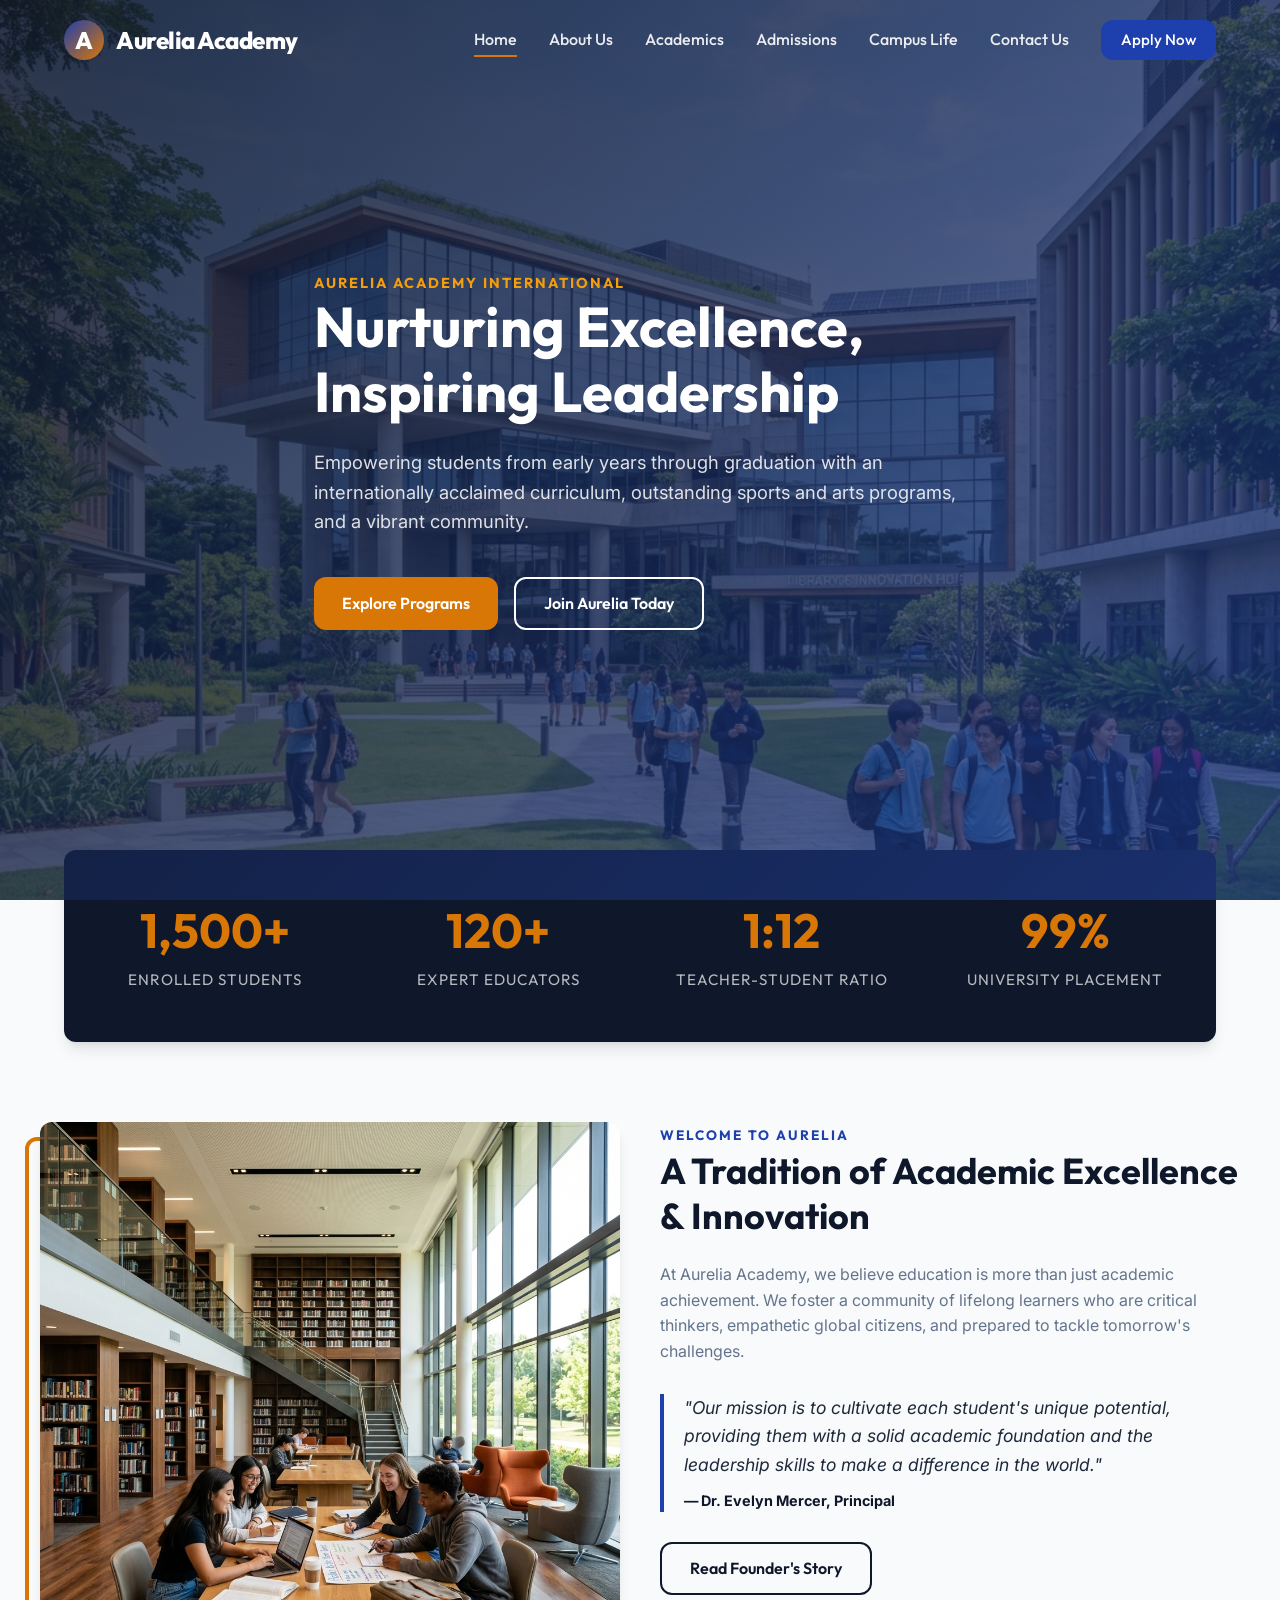
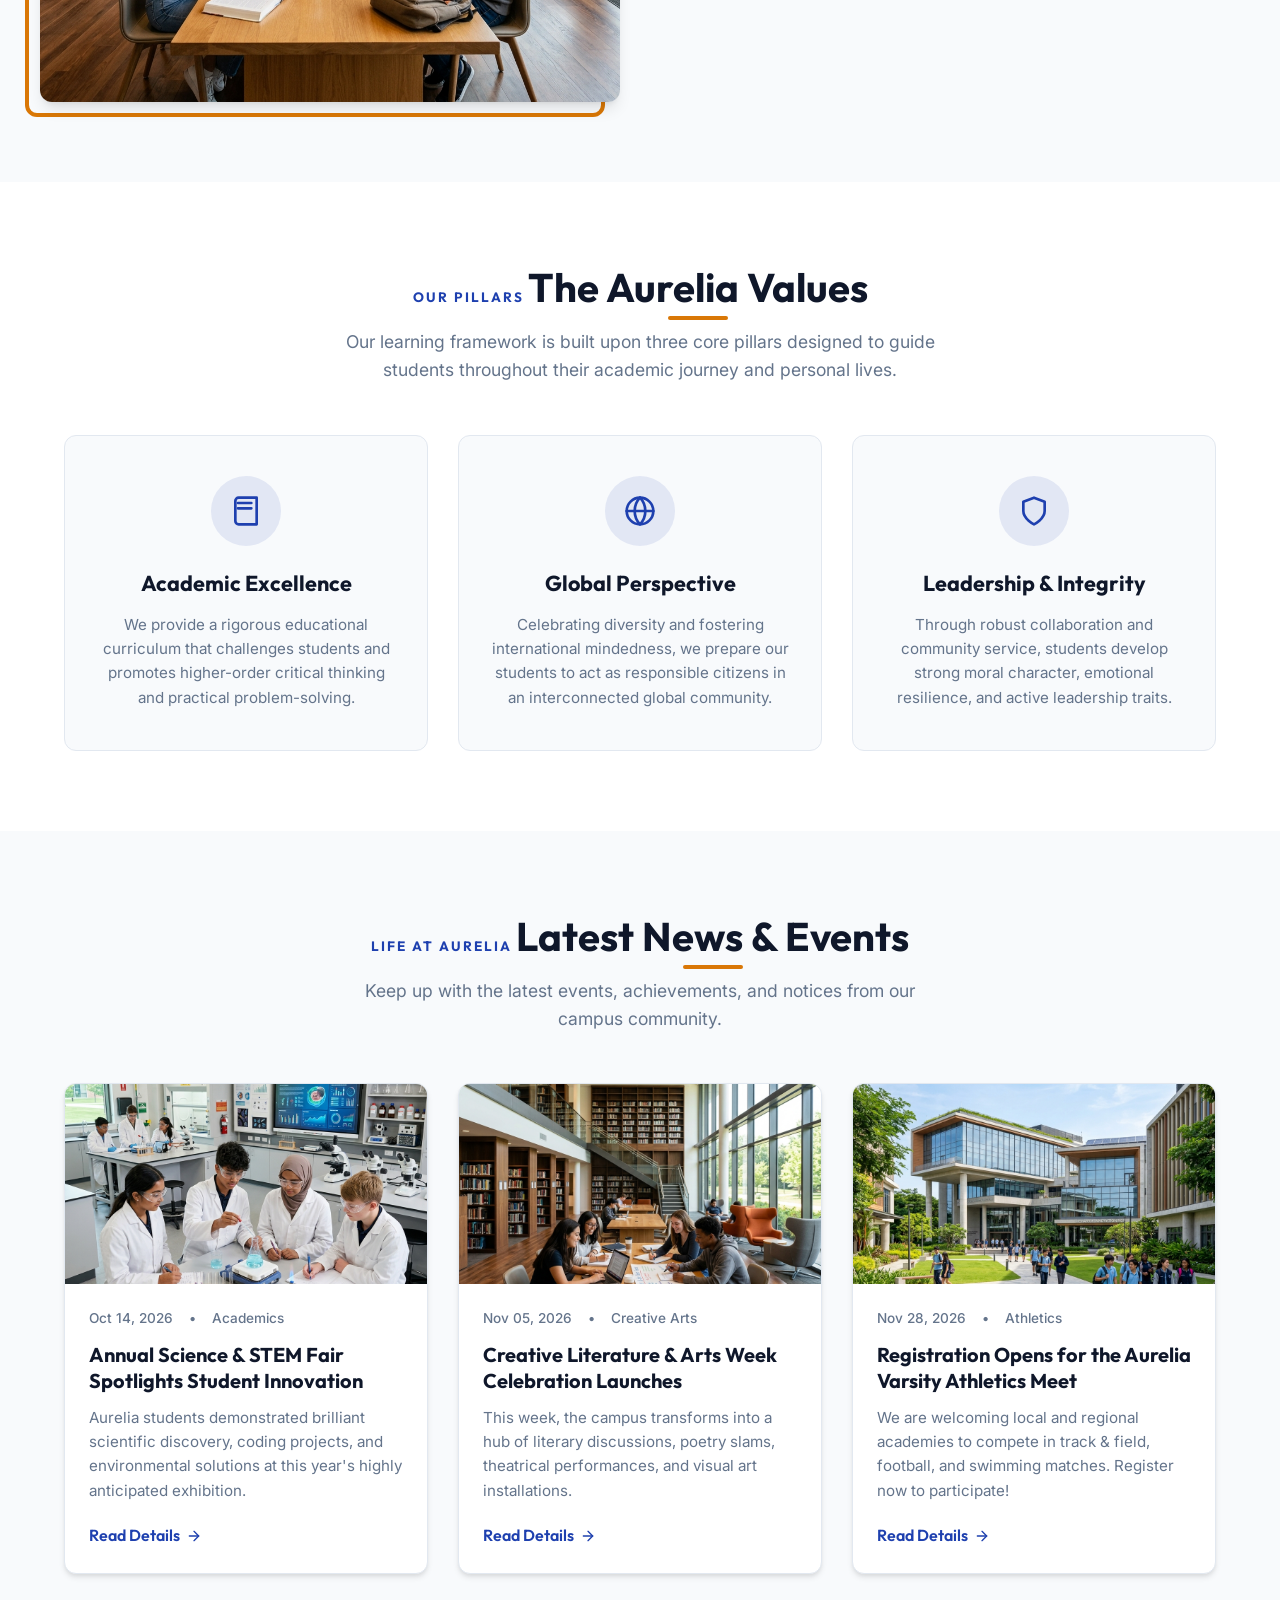
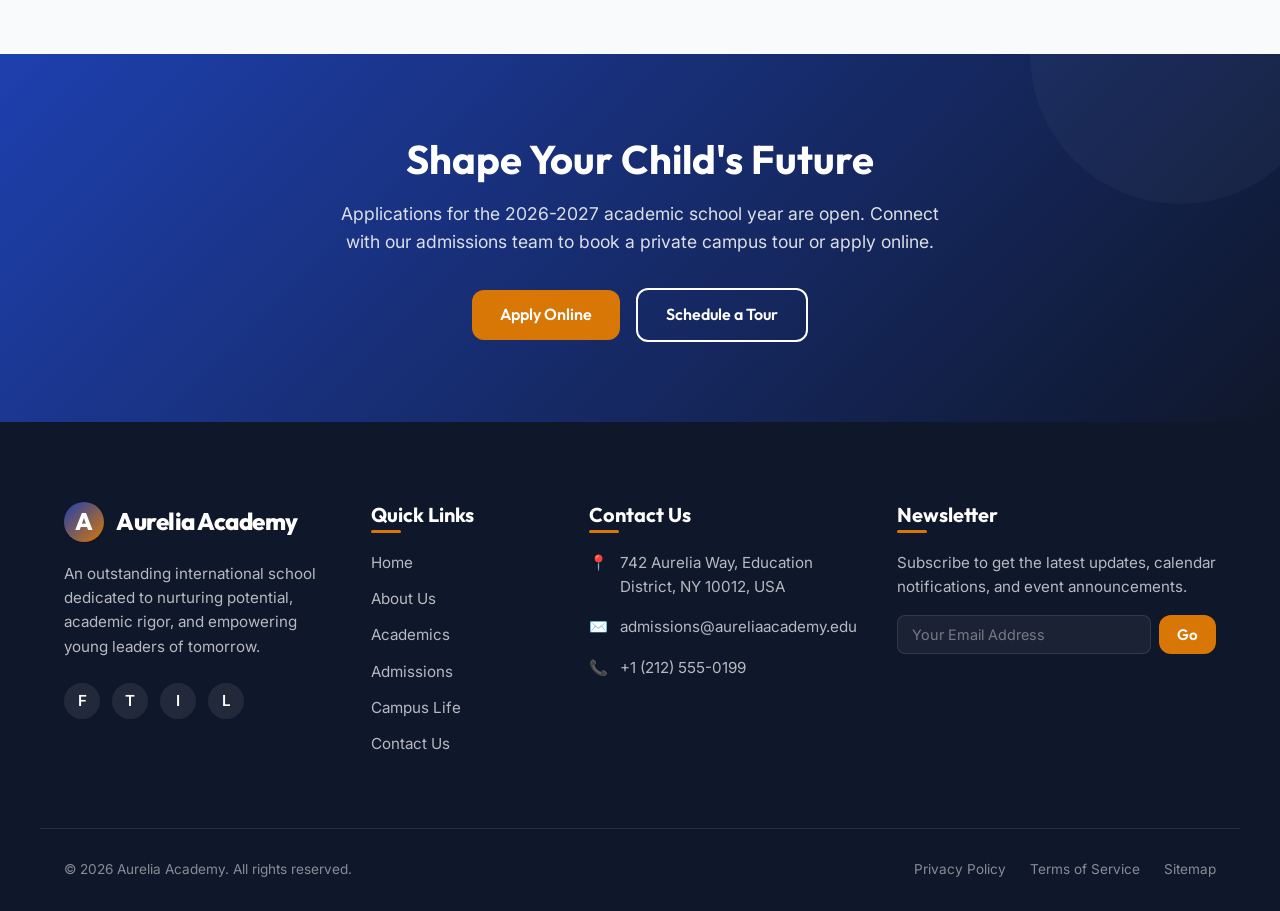
<file: index.html>
<!DOCTYPE html>
<html lang="en">
<head>
  <meta charset="UTF-8">
  <meta name="viewport" content="width=device-width, initial-scale=1.0">
  <meta name="description" content="Welcome to Aurelia Academy, a leading international school offering a world-class curriculum, state-of-the-art facilities, and nurturing future global leaders.">
  <title>Aurelia Academy | Nurturing Future Leaders</title>
  <link rel="stylesheet" href="css/style.css">
</head>
<body>

  <!-- Sticky Navigation Header -->
  <header>
    <div class="container navbar">
      <a href="index.html" class="logo" id="nav-logo">
        <div class="logo-icon">A</div>
        <span class="logo-text">Aurelia Academy</span>
      </a>
      
      <button class="burger-menu" aria-label="Toggle Menu" id="burger-menu-btn">
        <div class="burger-line"></div>
        <div class="burger-line"></div>
        <div class="burger-line"></div>
      </button>

      <ul class="nav-links">
        <li><a href="index.html" class="active">Home</a></li>
        <li><a href="about.html">About Us</a></li>
        <li><a href="academics.html">Academics</a></li>
        <li><a href="admissions.html">Admissions</a></li>
        <li><a href="campus-life.html">Campus Life</a></li>
        <li><a href="contact.html">Contact Us</a></li>
        <li><a href="admissions.html" class="btn btn-primary" style="padding: 8px 20px; font-size: 0.95rem; color: #fff;">Apply Now</a></li>
      </ul>
    </div>
  </header>

  <!-- Hero Section -->
  <section class="hero" style="background-image: url('assets/images/hero_bg.png');">
    <div class="hero-overlay"></div>
    <div class="container hero-content">
      <span class="hero-tag">Aurelia Academy International</span>
      <h1 class="hero-title">Nurturing Excellence,<br>Inspiring Leadership</h1>
      <p class="hero-desc">Empowering students from early years through graduation with an internationally acclaimed curriculum, outstanding sports and arts programs, and a vibrant community.</p>
      <div class="hero-btns">
        <a href="academics.html" class="btn btn-accent">Explore Programs</a>
        <a href="admissions.html" class="btn btn-outline">Join Aurelia Today</a>
      </div>
    </div>
  </section>

  <!-- Quick Stats Section -->
  <section class="container animate-on-scroll">
    <div class="stats-section">
      <div class="container stats-grid">
        <div class="stat-item">
          <h3>1,500+</h3>
          <p>Enrolled Students</p>
        </div>
        <div class="stat-item">
          <h3>120+</h3>
          <p>Expert Educators</p>
        </div>
        <div class="stat-item">
          <h3>1:12</h3>
          <p>Teacher-Student Ratio</p>
        </div>
        <div class="stat-item">
          <h3>99%</h3>
          <p>University Placement</p>
        </div>
      </div>
    </div>
  </section>

  <!-- Welcome / principal's welcome section -->
  <section class="section-padding welcome-section container animate-on-scroll">
    <div class="grid-2">
      <div class="welcome-img-wrapper">
        <img src="assets/images/library.png" alt="Aurelia Library Campus Life" class="welcome-img">
      </div>
      <div class="welcome-text">
        <span class="hero-tag" style="color: var(--secondary); font-size: 0.85rem;">Welcome to Aurelia</span>
        <h2>A Tradition of Academic Excellence &amp; Innovation</h2>
        <p>At Aurelia Academy, we believe education is more than just academic achievement. We foster a community of lifelong learners who are critical thinkers, empathetic global citizens, and prepared to tackle tomorrow's challenges.</p>
        <div class="welcome-quote">
          "Our mission is to cultivate each student's unique potential, providing them with a solid academic foundation and the leadership skills to make a difference in the world."
          <div style="font-size: 0.9rem; font-weight: 700; margin-top: 10px; color: var(--primary); font-style: normal;">— Dr. Evelyn Mercer, Principal</div>
        </div>
        <a href="about.html" class="btn btn-outline-dark">Read Founder's Story</a>
      </div>
    </div>
  </section>

  <!-- Core Values Cards Section -->
  <section class="section-padding features-section animate-on-scroll">
    <div class="container">
      <div class="text-center">
        <span class="hero-tag" style="color: var(--secondary); font-size: 0.85rem;">Our Pillars</span>
        <h2 class="section-title">The Aurelia Values</h2>
        <p class="subtitle">Our learning framework is built upon three core pillars designed to guide students throughout their academic journey and personal lives.</p>
      </div>

      <div class="grid-3">
        <div class="card">
          <div class="card-icon flex-center">
            <!-- Inline SVG for Academic Icon -->
            <svg xmlns="http://www.w3.org/2000/svg" width="32" height="32" viewBox="0 0 24 24" fill="none" stroke="currentColor" stroke-width="2" stroke-linecap="round" stroke-linejoin="round"><path d="M4 19.5v-15A2.5 2.5 0 0 1 6.5 2H20v20H6.5a2.5 2.5 0 0 1-2.5-2.5Z"/><path d="M6 6h10M6 10h10"/></svg>
          </div>
          <h3>Academic Excellence</h3>
          <p>We provide a rigorous educational curriculum that challenges students and promotes higher-order critical thinking and practical problem-solving.</p>
        </div>

        <div class="card">
          <div class="card-icon flex-center">
            <!-- Inline SVG for Globe Icon -->
            <svg xmlns="http://www.w3.org/2000/svg" width="32" height="32" viewBox="0 0 24 24" fill="none" stroke="currentColor" stroke-width="2" stroke-linecap="round" stroke-linejoin="round"><circle cx="12" cy="12" r="10"/><path d="M12 2a14.5 14.5 0 0 0 0 20 14.5 14.5 0 0 0 0-20M2 12h20"/></svg>
          </div>
          <h3>Global Perspective</h3>
          <p>Celebrating diversity and fostering international mindedness, we prepare our students to act as responsible citizens in an interconnected global community.</p>
        </div>

        <div class="card">
          <div class="card-icon flex-center">
            <!-- Inline SVG for Shield Icon -->
            <svg xmlns="http://www.w3.org/2000/svg" width="32" height="32" viewBox="0 0 24 24" fill="none" stroke="currentColor" stroke-width="2" stroke-linecap="round" stroke-linejoin="round"><path d="M12 22s8-4 8-10V5l-8-3-8 3v7c0 6 8 10 8 10z"/></svg>
          </div>
          <h3>Leadership &amp; Integrity</h3>
          <p>Through robust collaboration and community service, students develop strong moral character, emotional resilience, and active leadership traits.</p>
        </div>
      </div>
    </div>
  </section>

  <!-- Latest News & Events -->
  <section class="section-padding animate-on-scroll">
    <div class="container">
      <div class="text-center">
        <span class="hero-tag" style="color: var(--secondary); font-size: 0.85rem;">Life at Aurelia</span>
        <h2 class="section-title">Latest News &amp; Events</h2>
        <p class="subtitle">Keep up with the latest events, achievements, and notices from our campus community.</p>
      </div>

      <div class="grid-3">
        <!-- Event Card 1 -->
        <div class="event-card">
          <img src="assets/images/academics.png" alt="Annual Science &amp; STEM Exhibition" class="event-img">
          <div class="event-body">
            <div class="event-meta">
              <span>Oct 14, 2026</span>
              <span>•</span>
              <span>Academics</span>
            </div>
            <h3 class="event-title">Annual Science &amp; STEM Fair Spotlights Student Innovation</h3>
            <p class="event-desc">Aurelia students demonstrated brilliant scientific discovery, coding projects, and environmental solutions at this year's highly anticipated exhibition.</p>
            <a href="contact.html" class="event-link">
              Read Details
              <svg xmlns="http://www.w3.org/2000/svg" width="16" height="16" viewBox="0 0 24 24" fill="none" stroke="currentColor" stroke-width="2" stroke-linecap="round" stroke-linejoin="round"><line x1="5" y1="12" x2="19" y2="12"/><polyline points="12 5 19 12 12 19"/></svg>
            </a>
          </div>
        </div>

        <!-- Event Card 2 -->
        <div class="event-card">
          <img src="assets/images/library.png" alt="Aurelia Creative Writing &amp; Literature Festival" class="event-img">
          <div class="event-body">
            <div class="event-meta">
              <span>Nov 05, 2026</span>
              <span>•</span>
              <span>Creative Arts</span>
            </div>
            <h3 class="event-title">Creative Literature &amp; Arts Week Celebration Launches</h3>
            <p class="event-desc">This week, the campus transforms into a hub of literary discussions, poetry slams, theatrical performances, and visual art installations.</p>
            <a href="contact.html" class="event-link">
              Read Details
              <svg xmlns="http://www.w3.org/2000/svg" width="16" height="16" viewBox="0 0 24 24" fill="none" stroke="currentColor" stroke-width="2" stroke-linecap="round" stroke-linejoin="round"><line x1="5" y1="12" x2="19" y2="12"/><polyline points="12 5 19 12 12 19"/></svg>
            </a>
          </div>
        </div>

        <!-- Event Card 3 -->
        <div class="event-card">
          <img src="assets/images/hero_bg.png" alt="Aurelia Athletics Championships" class="event-img">
          <div class="event-body">
            <div class="event-meta">
              <span>Nov 28, 2026</span>
              <span>•</span>
              <span>Athletics</span>
            </div>
            <h3 class="event-title">Registration Opens for the Aurelia Varsity Athletics Meet</h3>
            <p class="event-desc">We are welcoming local and regional academies to compete in track &amp; field, football, and swimming matches. Register now to participate!</p>
            <a href="contact.html" class="event-link">
              Read Details
              <svg xmlns="http://www.w3.org/2000/svg" width="16" height="16" viewBox="0 0 24 24" fill="none" stroke="currentColor" stroke-width="2" stroke-linecap="round" stroke-linejoin="round"><line x1="5" y1="12" x2="19" y2="12"/><polyline points="12 5 19 12 12 19"/></svg>
            </a>
          </div>
        </div>
      </div>
    </div>
  </section>

  <!-- CTA Banner Section -->
  <section class="section-padding cta-banner animate-on-scroll">
    <div class="container">
      <h2>Shape Your Child's Future</h2>
      <p>Applications for the 2026-2027 academic school year are open. Connect with our admissions team to book a private campus tour or apply online.</p>
      <div class="flex-center" style="gap: 16px; flex-wrap: wrap;">
        <a href="admissions.html" class="btn btn-accent">Apply Online</a>
        <a href="contact.html" class="btn btn-outline">Schedule a Tour</a>
      </div>
    </div>
  </section>

  <!-- Footer -->
  <footer>
    <div class="container footer-grid">
      <!-- Col 1 -->
      <div class="footer-col">
        <a href="index.html" class="logo" style="margin-bottom: 20px;">
          <div class="logo-icon">A</div>
          <span class="logo-text" style="color: #fff;">Aurelia Academy</span>
        </a>
        <p class="footer-desc">An outstanding international school dedicated to nurturing potential, academic rigor, and empowering young leaders of tomorrow.</p>
        <div class="social-links">
          <a href="#" class="social-btn" aria-label="Facebook">F</a>
          <a href="#" class="social-btn" aria-label="Twitter">T</a>
          <a href="#" class="social-btn" aria-label="Instagram">I</a>
          <a href="#" class="social-btn" aria-label="LinkedIn">L</a>
        </div>
      </div>

      <!-- Col 2 -->
      <div class="footer-col">
        <h3>Quick Links</h3>
        <ul class="footer-links">
          <li><a href="index.html">Home</a></li>
          <li><a href="about.html">About Us</a></li>
          <li><a href="academics.html">Academics</a></li>
          <li><a href="admissions.html">Admissions</a></li>
          <li><a href="campus-life.html">Campus Life</a></li>
          <li><a href="contact.html">Contact Us</a></li>
        </ul>
      </div>

      <!-- Col 3 -->
      <div class="footer-col">
        <h3>Contact Us</h3>
        <ul class="footer-contact">
          <li>
            <span class="footer-contact-icon">📍</span>
            <span>742 Aurelia Way, Education District, NY 10012, USA</span>
          </li>
          <li>
            <span class="footer-contact-icon">✉️</span>
            <span>admissions@aureliaacademy.edu</span>
          </li>
          <li>
            <span class="footer-contact-icon">📞</span>
            <span>+1 (212) 555-0199</span>
          </li>
        </ul>
      </div>

      <!-- Col 4 -->
      <div class="footer-col">
        <h3>Newsletter</h3>
        <p class="footer-desc" style="margin-top: 0; margin-bottom: 16px;">Subscribe to get the latest updates, calendar notifications, and event announcements.</p>
        <form class="newsletter-form">
          <input type="email" placeholder="Your Email Address" class="newsletter-input" required aria-label="Email for Newsletter">
          <button type="submit" class="btn btn-accent" style="padding: 10px 18px;">Go</button>
        </form>
      </div>
    </div>

    <!-- Bottom Bar -->
    <div class="container footer-bottom">
      <p>&copy; 2026 Aurelia Academy. All rights reserved.</p>
      <div class="footer-bottom-links">
        <a href="#">Privacy Policy</a>
        <a href="#">Terms of Service</a>
        <a href="#">Sitemap</a>
      </div>
    </div>
  </footer>

  <script src="js/main.js"></script>
</body>
</html>
</file>
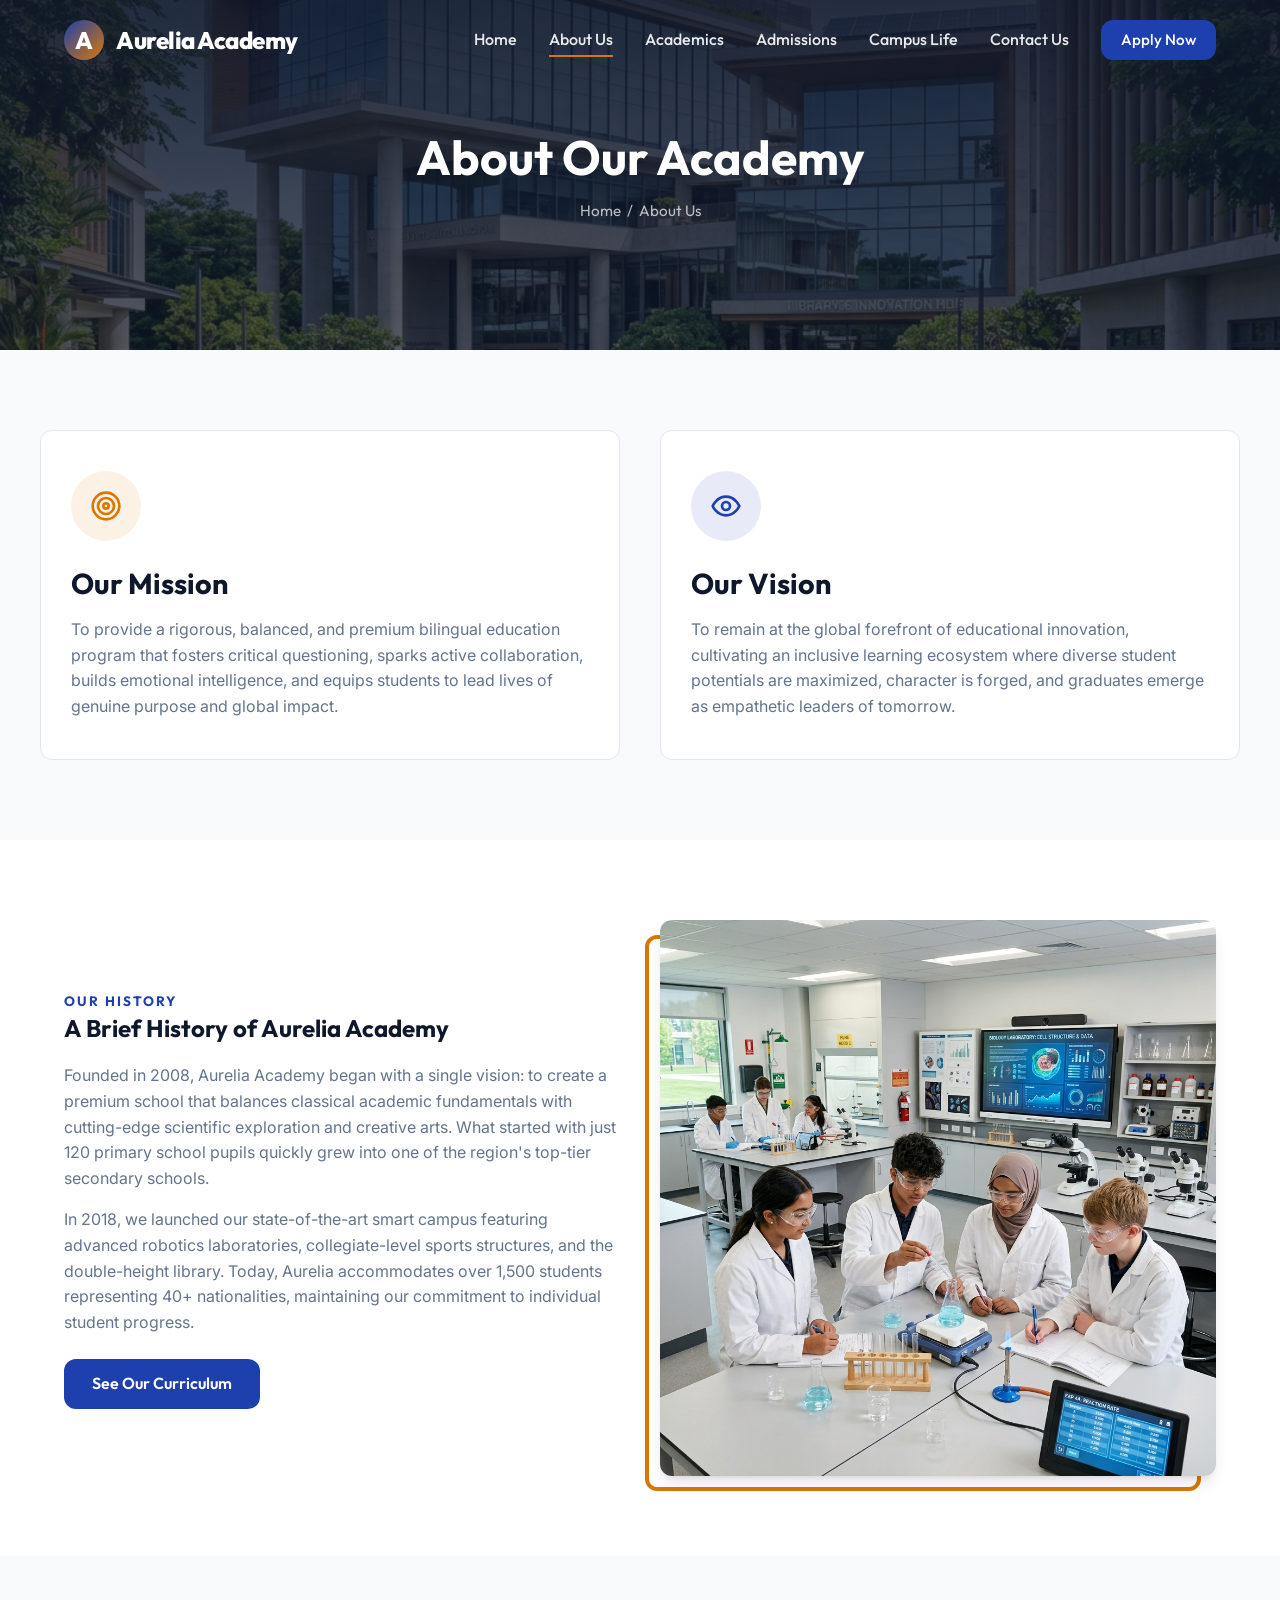
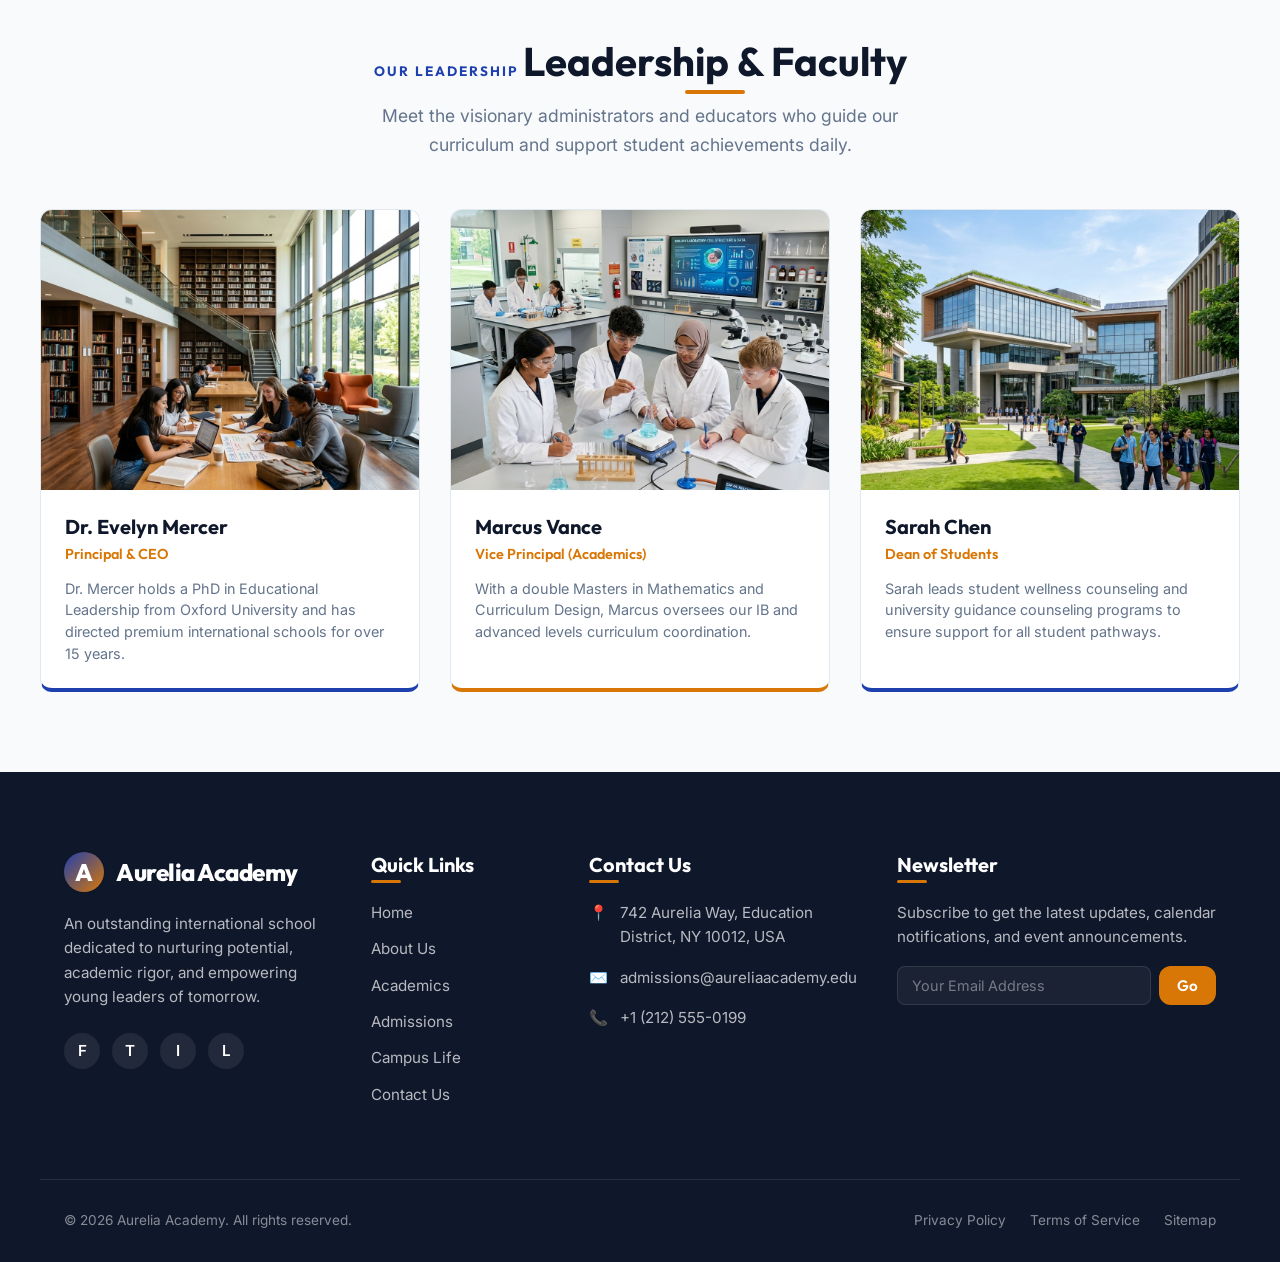
<file: about.html>
<!DOCTYPE html>
<html lang="en">
<head>
  <meta charset="UTF-8">
  <meta name="viewport" content="width=device-width, initial-scale=1.0">
  <meta name="description" content="Learn about the history, mission, vision, core values, and dedicated leadership team of Aurelia Academy.">
  <title>About Us | Aurelia Academy</title>
  <link rel="stylesheet" href="css/style.css">
</head>
<body>

  <!-- Sticky Navigation Header -->
  <header>
    <div class="container navbar">
      <a href="index.html" class="logo" id="nav-logo">
        <div class="logo-icon">A</div>
        <span class="logo-text">Aurelia Academy</span>
      </a>
      
      <button class="burger-menu" aria-label="Toggle Menu" id="burger-menu-btn">
        <div class="burger-line"></div>
        <div class="burger-line"></div>
        <div class="burger-line"></div>
      </button>

      <ul class="nav-links">
        <li><a href="index.html">Home</a></li>
        <li><a href="about.html" class="active">About Us</a></li>
        <li><a href="academics.html">Academics</a></li>
        <li><a href="admissions.html">Admissions</a></li>
        <li><a href="campus-life.html">Campus Life</a></li>
        <li><a href="contact.html">Contact Us</a></li>
        <li><a href="admissions.html" class="btn btn-primary" style="padding: 8px 20px; font-size: 0.95rem; color: #fff;">Apply Now</a></li>
      </ul>
    </div>
  </header>

  <!-- Page Header -->
  <section class="page-header" style="background-image: url('assets/images/hero_bg.png');">
    <div class="page-header-overlay"></div>
    <div class="container page-header-content">
      <h1>About Our Academy</h1>
      <div class="breadcrumbs">
        <a href="index.html">Home</a> &nbsp;/&nbsp; <span>About Us</span>
      </div>
    </div>
  </section>

  <!-- Mission & Vision Section -->
  <section class="section-padding container animate-on-scroll">
    <div class="grid-2">
      <div class="card" style="text-align: left; background-color: var(--bg-white);">
        <div class="card-icon flex-center" style="margin-left: 0; background-color: rgba(217, 119, 6, 0.1); color: var(--accent);">
          <svg xmlns="http://www.w3.org/2000/svg" width="32" height="32" viewBox="0 0 24 24" fill="none" stroke="currentColor" stroke-width="2" stroke-linecap="round" stroke-linejoin="round"><circle cx="12" cy="12" r="10"/><circle cx="12" cy="12" r="6"/><circle cx="12" cy="12" r="2"/></svg>
        </div>
        <h2 style="font-size: 1.8rem; margin: 16px 0;">Our Mission</h2>
        <p style="color: var(--text-muted); font-size: 1rem;">To provide a rigorous, balanced, and premium bilingual education program that fosters critical questioning, sparks active collaboration, builds emotional intelligence, and equips students to lead lives of genuine purpose and global impact.</p>
      </div>

      <div class="card" style="text-align: left; background-color: var(--bg-white);">
        <div class="card-icon flex-center" style="margin-left: 0;">
          <svg xmlns="http://www.w3.org/2000/svg" width="32" height="32" viewBox="0 0 24 24" fill="none" stroke="currentColor" stroke-width="2" stroke-linecap="round" stroke-linejoin="round"><path d="M2 12s3-7 10-7 10 7 10 7-3 7-10 7-10-7-10-7Z"/><circle cx="12" cy="12" r="3"/></svg>
        </div>
        <h2 style="font-size: 1.8rem; margin: 16px 0;">Our Vision</h2>
        <p style="color: var(--text-muted); font-size: 1rem;">To remain at the global forefront of educational innovation, cultivating an inclusive learning ecosystem where diverse student potentials are maximized, character is forged, and graduates emerge as empathetic leaders of tomorrow.</p>
      </div>
    </div>
  </section>

  <!-- History & Campus Story Section -->
  <section class="section-padding" style="background-color: var(--bg-white);">
    <div class="container animate-on-scroll">
      <div class="grid-2" style="align-items: center;">
        <div>
          <span class="hero-tag" style="color: var(--secondary); font-size: 0.85rem;">Our History</span>
          <h2>A Brief History of Aurelia Academy</h2>
          <p style="color: var(--text-muted); margin-top: 20px; margin-bottom: 16px;">Founded in 2008, Aurelia Academy began with a single vision: to create a premium school that balances classical academic fundamentals with cutting-edge scientific exploration and creative arts. What started with just 120 primary school pupils quickly grew into one of the region's top-tier secondary schools.</p>
          <p style="color: var(--text-muted); margin-bottom: 24px;">In 2018, we launched our state-of-the-art smart campus featuring advanced robotics laboratories, collegiate-level sports structures, and the double-height library. Today, Aurelia accommodates over 1,500 students representing 40+ nationalities, maintaining our commitment to individual student progress.</p>
          <a href="academics.html" class="btn btn-primary">See Our Curriculum</a>
        </div>
        <div class="welcome-img-wrapper" style="margin-top: 0;">
          <img src="assets/images/academics.png" alt="Aurelia Campus Story" class="welcome-img">
        </div>
      </div>
    </div>
  </section>

  <!-- School Leadership Team -->
  <section class="section-padding container animate-on-scroll">
    <div class="text-center">
      <span class="hero-tag" style="color: var(--secondary); font-size: 0.85rem;">Our Leadership</span>
      <h2 class="section-title">Leadership &amp; Faculty</h2>
      <p class="subtitle">Meet the visionary administrators and educators who guide our curriculum and support student achievements daily.</p>
    </div>

    <div class="grid-3">
      <!-- Member 1 -->
      <div class="card" style="padding: 0; overflow: hidden; background-color: var(--bg-white); border-bottom: 4px solid var(--secondary);">
        <img src="assets/images/library.png" alt="Dr. Evelyn Mercer" style="width: 100%; height: 280px; object-fit: cover;">
        <div style="padding: 24px; text-align: left;">
          <h3 style="font-size: 1.25rem; margin-bottom: 4px;">Dr. Evelyn Mercer</h3>
          <p style="color: var(--accent); font-weight: 600; font-size: 0.9rem; margin-bottom: 12px; font-family: 'Outfit';">Principal &amp; CEO</p>
          <p style="color: var(--text-muted); font-size: 0.9rem; line-height: 1.5;">Dr. Mercer holds a PhD in Educational Leadership from Oxford University and has directed premium international schools for over 15 years.</p>
        </div>
      </div>

      <!-- Member 2 -->
      <div class="card" style="padding: 0; overflow: hidden; background-color: var(--bg-white); border-bottom: 4px solid var(--accent);">
        <img src="assets/images/academics.png" alt="Marcus Vance" style="width: 100%; height: 280px; object-fit: cover;">
        <div style="padding: 24px; text-align: left;">
          <h3 style="font-size: 1.25rem; margin-bottom: 4px;">Marcus Vance</h3>
          <p style="color: var(--accent); font-weight: 600; font-size: 0.9rem; margin-bottom: 12px; font-family: 'Outfit';">Vice Principal (Academics)</p>
          <p style="color: var(--text-muted); font-size: 0.9rem; line-height: 1.5;">With a double Masters in Mathematics and Curriculum Design, Marcus oversees our IB and advanced levels curriculum coordination.</p>
        </div>
      </div>

      <!-- Member 3 -->
      <div class="card" style="padding: 0; overflow: hidden; background-color: var(--bg-white); border-bottom: 4px solid var(--secondary);">
        <img src="assets/images/hero_bg.png" alt="Sarah Chen" style="width: 100%; height: 280px; object-fit: cover;">
        <div style="padding: 24px; text-align: left;">
          <h3 style="font-size: 1.25rem; margin-bottom: 4px;">Sarah Chen</h3>
          <p style="color: var(--accent); font-weight: 600; font-size: 0.9rem; margin-bottom: 12px; font-family: 'Outfit';">Dean of Students</p>
          <p style="color: var(--text-muted); font-size: 0.9rem; line-height: 1.5;">Sarah leads student wellness counseling and university guidance counseling programs to ensure support for all student pathways.</p>
        </div>
      </div>
    </div>
  </section>

  <!-- Footer -->
  <footer>
    <div class="container footer-grid">
      <!-- Col 1 -->
      <div class="footer-col">
        <a href="index.html" class="logo" style="margin-bottom: 20px;">
          <div class="logo-icon">A</div>
          <span class="logo-text" style="color: #fff;">Aurelia Academy</span>
        </a>
        <p class="footer-desc">An outstanding international school dedicated to nurturing potential, academic rigor, and empowering young leaders of tomorrow.</p>
        <div class="social-links">
          <a href="#" class="social-btn" aria-label="Facebook">F</a>
          <a href="#" class="social-btn" aria-label="Twitter">T</a>
          <a href="#" class="social-btn" aria-label="Instagram">I</a>
          <a href="#" class="social-btn" aria-label="LinkedIn">L</a>
        </div>
      </div>

      <!-- Col 2 -->
      <div class="footer-col">
        <h3>Quick Links</h3>
        <ul class="footer-links">
          <li><a href="index.html">Home</a></li>
          <li><a href="about.html">About Us</a></li>
          <li><a href="academics.html">Academics</a></li>
          <li><a href="admissions.html">Admissions</a></li>
          <li><a href="campus-life.html">Campus Life</a></li>
          <li><a href="contact.html">Contact Us</a></li>
        </ul>
      </div>

      <!-- Col 3 -->
      <div class="footer-col">
        <h3>Contact Us</h3>
        <ul class="footer-contact">
          <li>
            <span class="footer-contact-icon">📍</span>
            <span>742 Aurelia Way, Education District, NY 10012, USA</span>
          </li>
          <li>
            <span class="footer-contact-icon">✉️</span>
            <span>admissions@aureliaacademy.edu</span>
          </li>
          <li>
            <span class="footer-contact-icon">📞</span>
            <span>+1 (212) 555-0199</span>
          </li>
        </ul>
      </div>

      <!-- Col 4 -->
      <div class="footer-col">
        <h3>Newsletter</h3>
        <p class="footer-desc" style="margin-top: 0; margin-bottom: 16px;">Subscribe to get the latest updates, calendar notifications, and event announcements.</p>
        <form class="newsletter-form">
          <input type="email" placeholder="Your Email Address" class="newsletter-input" required aria-label="Email for Newsletter">
          <button type="submit" class="btn btn-accent" style="padding: 10px 18px;">Go</button>
        </form>
      </div>
    </div>

    <!-- Bottom Bar -->
    <div class="container footer-bottom">
      <p>&copy; 2026 Aurelia Academy. All rights reserved.</p>
      <div class="footer-bottom-links">
        <a href="#">Privacy Policy</a>
        <a href="#">Terms of Service</a>
        <a href="#">Sitemap</a>
      </div>
    </div>
  </footer>

  <script src="js/main.js"></script>
</body>
</html>
</file>
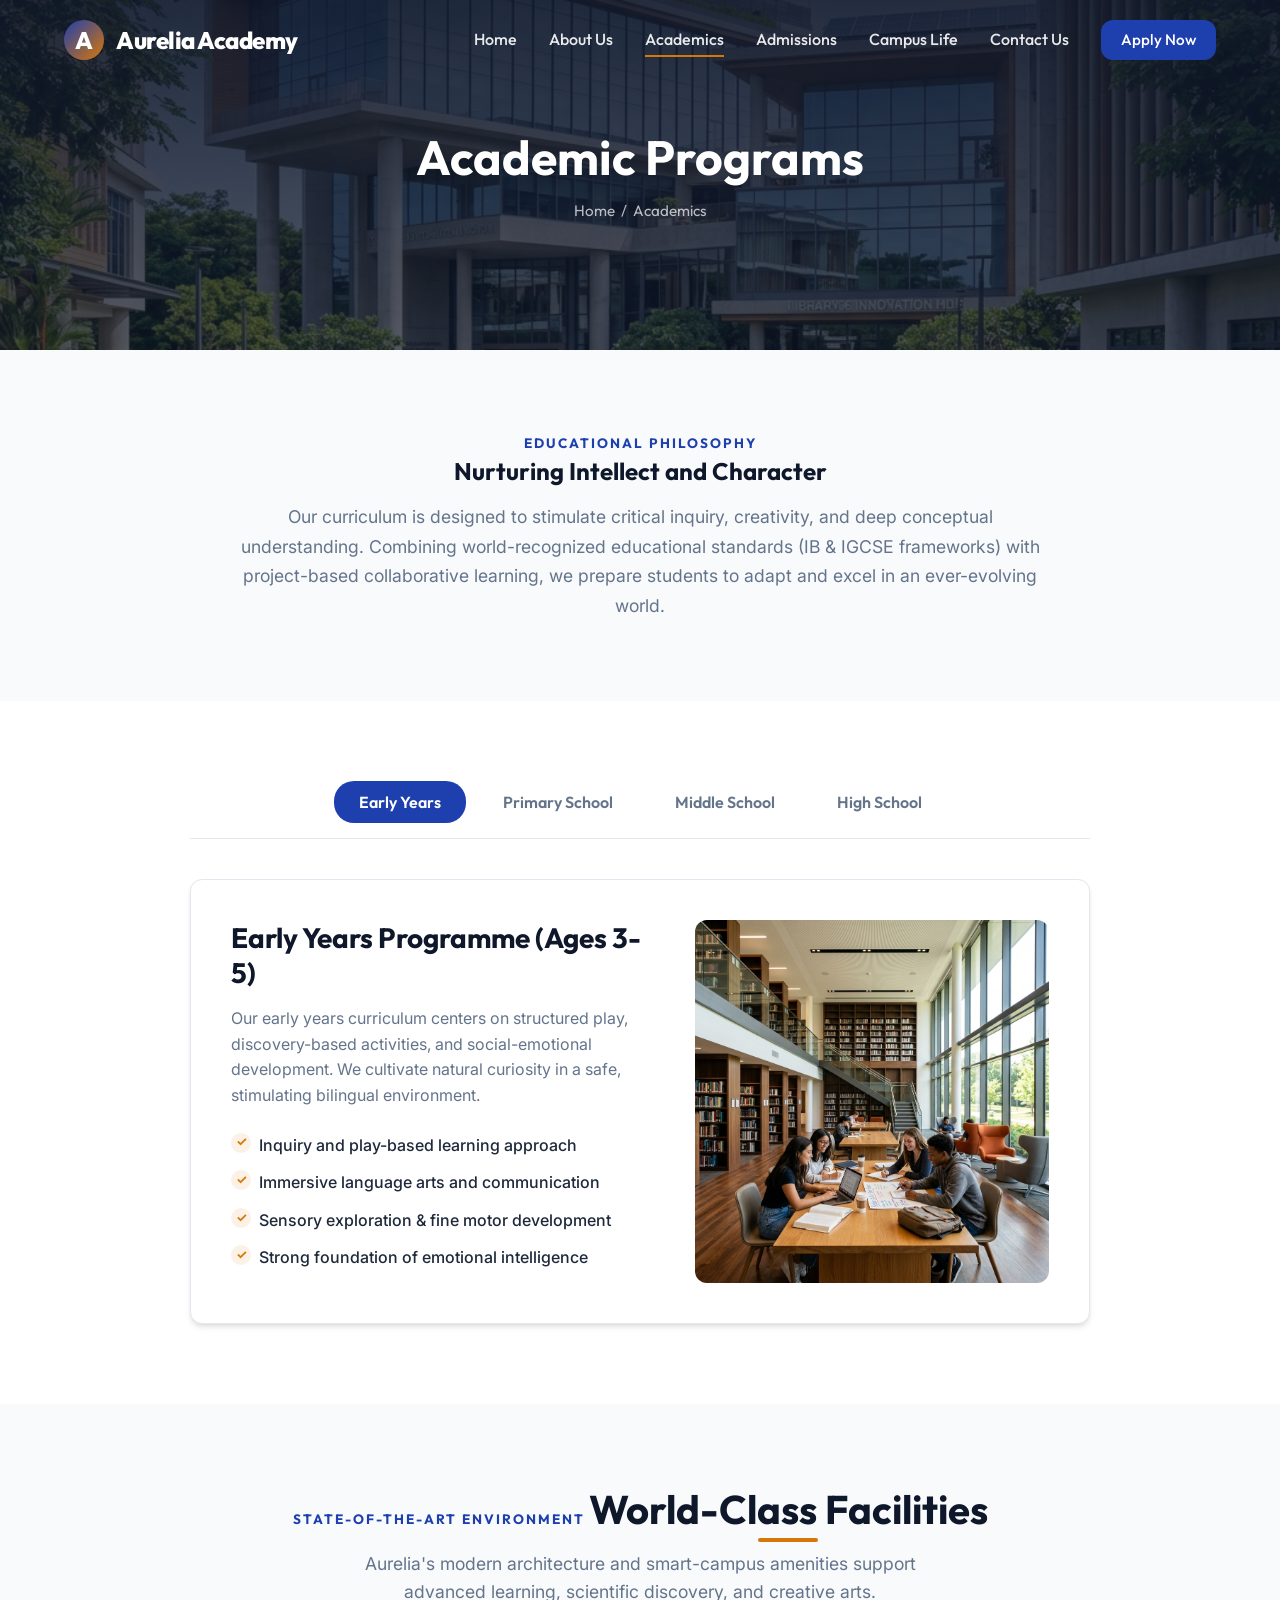
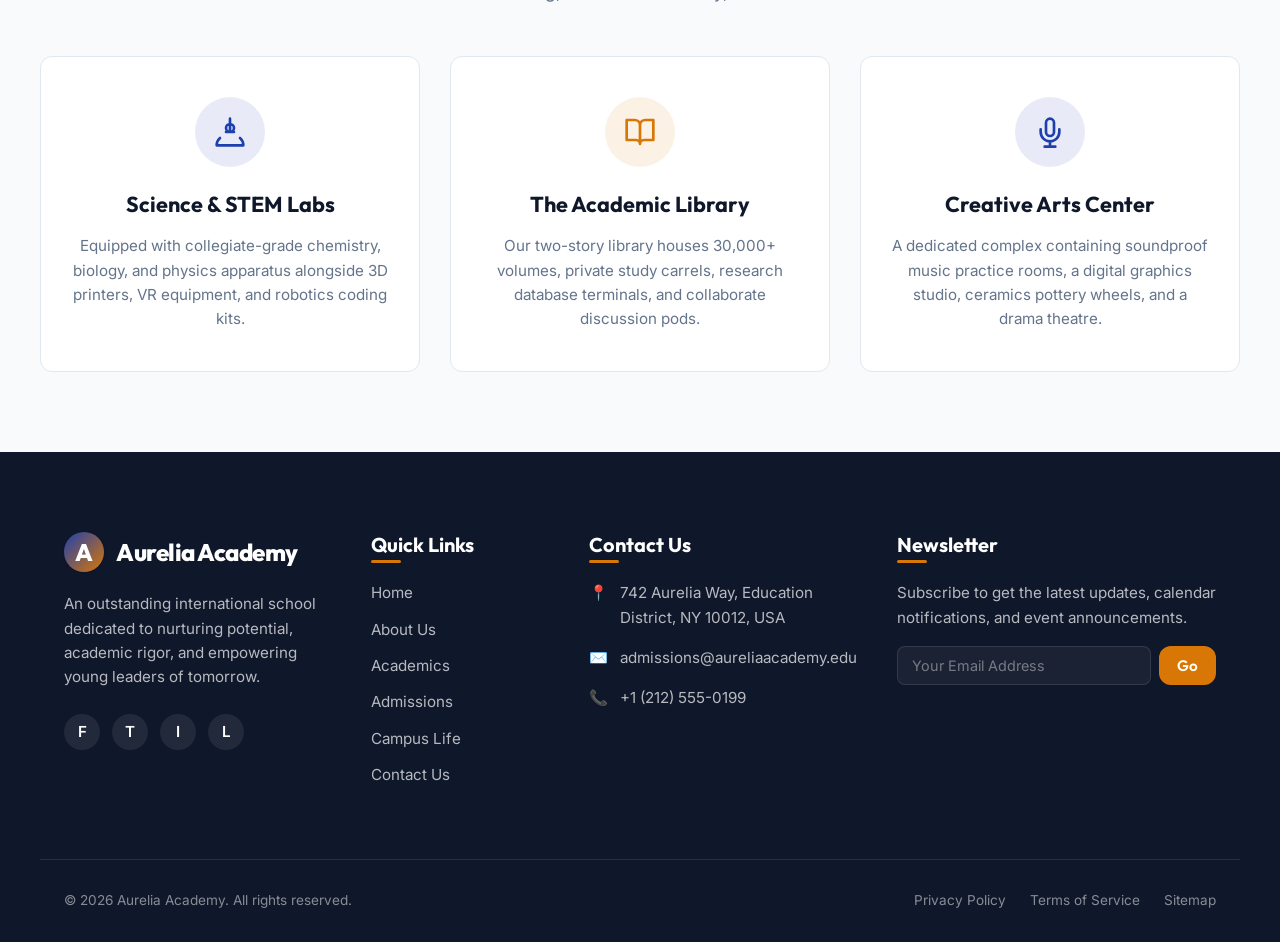
<file: academics.html>
<!DOCTYPE html>
<html lang="en">
<head>
  <meta charset="UTF-8">
  <meta name="viewport" content="width=device-width, initial-scale=1.0">
  <meta name="description" content="Explore Aurelia Academy's academic levels from Early Years through High School, our globally recognized curriculum, and outstanding learning facilities.">
  <title>Academics | Aurelia Academy</title>
  <link rel="stylesheet" href="css/style.css">
</head>
<body>

  <!-- Sticky Navigation Header -->
  <header>
    <div class="container navbar">
      <a href="index.html" class="logo" id="nav-logo">
        <div class="logo-icon">A</div>
        <span class="logo-text">Aurelia Academy</span>
      </a>
      
      <button class="burger-menu" aria-label="Toggle Menu" id="burger-menu-btn">
        <div class="burger-line"></div>
        <div class="burger-line"></div>
        <div class="burger-line"></div>
      </button>

      <ul class="nav-links">
        <li><a href="index.html">Home</a></li>
        <li><a href="about.html">About Us</a></li>
        <li><a href="academics.html" class="active">Academics</a></li>
        <li><a href="admissions.html">Admissions</a></li>
        <li><a href="campus-life.html">Campus Life</a></li>
        <li><a href="contact.html">Contact Us</a></li>
        <li><a href="admissions.html" class="btn btn-primary" style="padding: 8px 20px; font-size: 0.95rem; color: #fff;">Apply Now</a></li>
      </ul>
    </div>
  </header>

  <!-- Page Header -->
  <section class="page-header" style="background-image: url('assets/images/hero_bg.png');">
    <div class="page-header-overlay"></div>
    <div class="container page-header-content">
      <h1>Academic Programs</h1>
      <div class="breadcrumbs">
        <a href="index.html">Home</a> &nbsp;/&nbsp; <span>Academics</span>
      </div>
    </div>
  </section>

  <!-- Introduction Section -->
  <section class="section-padding container animate-on-scroll">
    <div class="text-center" style="max-width: 800px; margin: 0 auto;">
      <span class="hero-tag" style="color: var(--secondary); font-size: 0.85rem;">Educational Philosophy</span>
      <h2>Nurturing Intellect and Character</h2>
      <p style="color: var(--text-muted); font-size: 1.1rem; margin-top: 16px; line-height: 1.7;">Our curriculum is designed to stimulate critical inquiry, creativity, and deep conceptual understanding. Combining world-recognized educational standards (IB &amp; IGCSE frameworks) with project-based collaborative learning, we prepare students to adapt and excel in an ever-evolving world.</p>
    </div>
  </section>

  <!-- Interactive Program Tabs Section -->
  <section class="section-padding" style="background-color: var(--bg-white);">
    <div class="container animate-on-scroll">
      <div class="tab-container">
        <!-- Tab Navigation Buttons -->
        <div class="tabs-nav">
          <button class="tab-btn active" data-tab="early-years-tab">Early Years</button>
          <button class="tab-btn" data-tab="primary-tab">Primary School</button>
          <button class="tab-btn" data-tab="middle-tab">Middle School</button>
          <button class="tab-btn" data-tab="high-tab">High School</button>
        </div>

        <!-- Panel 1: Early Years -->
        <div class="tab-panel active" id="early-years-tab">
          <div class="tab-content">
            <h3>Early Years Programme (Ages 3-5)</h3>
            <p>Our early years curriculum centers on structured play, discovery-based activities, and social-emotional development. We cultivate natural curiosity in a safe, stimulating bilingual environment.</p>
            <ul class="tab-features">
              <li>Inquiry and play-based learning approach</li>
              <li>Immersive language arts and communication</li>
              <li>Sensory exploration &amp; fine motor development</li>
              <li>Strong foundation of emotional intelligence</li>
            </ul>
          </div>
          <img src="assets/images/library.png" alt="Aurelia Early Years Learning" class="tab-img">
        </div>

        <!-- Panel 2: Primary School -->
        <div class="tab-panel" id="primary-tab">
          <div class="tab-content">
            <h3>Primary School Programme (Ages 6-10)</h3>
            <p>During the primary years, we emphasize core skills in language arts, mathematics, and inquiry-led science. Students develop study habits, collaboration skills, and global awareness.</p>
            <ul class="tab-features">
              <li>IB Primary Years Programme (PYP) structure</li>
              <li>Integrated science and social studies inquiry</li>
              <li>Comprehensive Singapore-style Mathematics</li>
              <li>Vibrant visual arts and music programs</li>
            </ul>
          </div>
          <img src="assets/images/academics.png" alt="Aurelia Primary Classroom" class="tab-img">
        </div>

        <!-- Panel 3: Middle School -->
        <div class="tab-panel" id="middle-tab">
          <div class="tab-content">
            <h3>Middle School Programme (Ages 11-13)</h3>
            <p>Middle school bridges childhood learning with high school rigor. Specialist teachers lead distinct subjects, encouraging independent research and critical analysis.</p>
            <ul class="tab-features">
              <li>Rigorous subject-specific expert instruction</li>
              <li>Advanced STEM and robotics laboratories</li>
              <li>World languages options (Spanish, French, Mandarin)</li>
              <li>Comprehensive physical education and wellness programs</li>
            </ul>
          </div>
          <img src="assets/images/hero_bg.png" alt="Aurelia Middle School Lab" class="tab-img">
        </div>

        <!-- Panel 4: High School -->
        <div class="tab-panel" id="high-tab">
          <div class="tab-content">
            <h3>High School Programme (Ages 14-18)</h3>
            <p>High school preparation focuses on university admission, analytical thinking, and global awareness. Students complete the prestigious IB Diploma or pre-university AP credentials.</p>
            <ul class="tab-features">
              <li>International Baccalaureate (IB) Diploma Programme</li>
              <li>Pre-college university guidance counseling</li>
              <li>Advanced research essays and theory of knowledge</li>
              <li>Extensive community service projects (CAS)</li>
            </ul>
          </div>
          <img src="assets/images/library.png" alt="Aurelia High School Library Study" class="tab-img">
        </div>
      </div>
    </div>
  </section>

  <!-- Academic Facilities Showcase -->
  <section class="section-padding container animate-on-scroll">
    <div class="text-center">
      <span class="hero-tag" style="color: var(--secondary); font-size: 0.85rem;">State-of-the-Art Environment</span>
      <h2 class="section-title">World-Class Facilities</h2>
      <p class="subtitle">Aurelia's modern architecture and smart-campus amenities support advanced learning, scientific discovery, and creative arts.</p>
    </div>

    <div class="grid-3">
      <!-- Facility 1 -->
      <div class="card" style="background-color: var(--bg-white);">
        <div class="card-icon flex-center" style="background-color: rgba(30, 64, 175, 0.1); color: var(--secondary);">
          <svg xmlns="http://www.w3.org/2000/svg" width="32" height="32" viewBox="0 0 24 24" fill="none" stroke="currentColor" stroke-width="2" stroke-linecap="round" stroke-linejoin="round"><path d="M4.5 16.5c-1.5 1.26-2.5 3.19-2.5 5.5h20c0-2.31-1-4.24-2.5-5.5"/><path d="M12 2v10M9 12h6M12 12a3 3 0 1 0 0-6 3 3 0 0 0 0 6Z"/></svg>
        </div>
        <h3>Science &amp; STEM Labs</h3>
        <p style="margin-top: 10px;">Equipped with collegiate-grade chemistry, biology, and physics apparatus alongside 3D printers, VR equipment, and robotics coding kits.</p>
      </div>

      <!-- Facility 2 -->
      <div class="card" style="background-color: var(--bg-white);">
        <div class="card-icon flex-center" style="background-color: rgba(217, 119, 6, 0.1); color: var(--accent);">
          <svg xmlns="http://www.w3.org/2000/svg" width="32" height="32" viewBox="0 0 24 24" fill="none" stroke="currentColor" stroke-width="2" stroke-linecap="round" stroke-linejoin="round"><path d="M2 3h6a4 4 0 0 1 4 4v14a3 3 0 0 0-3-3H2zM22 3h-6a4 4 0 0 0-4 4v14a3 3 0 0 1 3-3h7z"/></svg>
        </div>
        <h3>The Academic Library</h3>
        <p style="margin-top: 10px;">Our two-story library houses 30,000+ volumes, private study carrels, research database terminals, and collaborate discussion pods.</p>
      </div>

      <!-- Facility 3 -->
      <div class="card" style="background-color: var(--bg-white);">
        <div class="card-icon flex-center" style="background-color: rgba(30, 64, 175, 0.1); color: var(--secondary);">
          <svg xmlns="http://www.w3.org/2000/svg" width="32" height="32" viewBox="0 0 24 24" fill="none" stroke="currentColor" stroke-width="2" stroke-linecap="round" stroke-linejoin="round"><path d="M12 2a3 3 0 0 0-3 3v7a3 3 0 0 0 6 0V5a3 3 0 0 0-3-3Z"/><path d="M19 10v2a7 7 0 0 1-14 0v-2M12 19v4M8 23h8"/></svg>
        </div>
        <h3>Creative Arts Center</h3>
        <p style="margin-top: 10px;">A dedicated complex containing soundproof music practice rooms, a digital graphics studio, ceramics pottery wheels, and a drama theatre.</p>
      </div>
    </div>
  </section>

  <!-- Footer -->
  <footer>
    <div class="container footer-grid">
      <!-- Col 1 -->
      <div class="footer-col">
        <a href="index.html" class="logo" style="margin-bottom: 20px;">
          <div class="logo-icon">A</div>
          <span class="logo-text" style="color: #fff;">Aurelia Academy</span>
        </a>
        <p class="footer-desc">An outstanding international school dedicated to nurturing potential, academic rigor, and empowering young leaders of tomorrow.</p>
        <div class="social-links">
          <a href="#" class="social-btn" aria-label="Facebook">F</a>
          <a href="#" class="social-btn" aria-label="Twitter">T</a>
          <a href="#" class="social-btn" aria-label="Instagram">I</a>
          <a href="#" class="social-btn" aria-label="LinkedIn">L</a>
        </div>
      </div>

      <!-- Col 2 -->
      <div class="footer-col">
        <h3>Quick Links</h3>
        <ul class="footer-links">
          <li><a href="index.html">Home</a></li>
          <li><a href="about.html">About Us</a></li>
          <li><a href="academics.html">Academics</a></li>
          <li><a href="admissions.html">Admissions</a></li>
          <li><a href="campus-life.html">Campus Life</a></li>
          <li><a href="contact.html">Contact Us</a></li>
        </ul>
      </div>

      <!-- Col 3 -->
      <div class="footer-col">
        <h3>Contact Us</h3>
        <ul class="footer-contact">
          <li>
            <span class="footer-contact-icon">📍</span>
            <span>742 Aurelia Way, Education District, NY 10012, USA</span>
          </li>
          <li>
            <span class="footer-contact-icon">✉️</span>
            <span>admissions@aureliaacademy.edu</span>
          </li>
          <li>
            <span class="footer-contact-icon">📞</span>
            <span>+1 (212) 555-0199</span>
          </li>
        </ul>
      </div>

      <!-- Col 4 -->
      <div class="footer-col">
        <h3>Newsletter</h3>
        <p class="footer-desc" style="margin-top: 0; margin-bottom: 16px;">Subscribe to get the latest updates, calendar notifications, and event announcements.</p>
        <form class="newsletter-form">
          <input type="email" placeholder="Your Email Address" class="newsletter-input" required aria-label="Email for Newsletter">
          <button type="submit" class="btn btn-accent" style="padding: 10px 18px;">Go</button>
        </form>
      </div>
    </div>

    <!-- Bottom Bar -->
    <div class="container footer-bottom">
      <p>&copy; 2026 Aurelia Academy. All rights reserved.</p>
      <div class="footer-bottom-links">
        <a href="#">Privacy Policy</a>
        <a href="#">Terms of Service</a>
        <a href="#">Sitemap</a>
      </div>
    </div>
  </footer>

  <script src="js/main.js"></script>
</body>
</html>
</file>
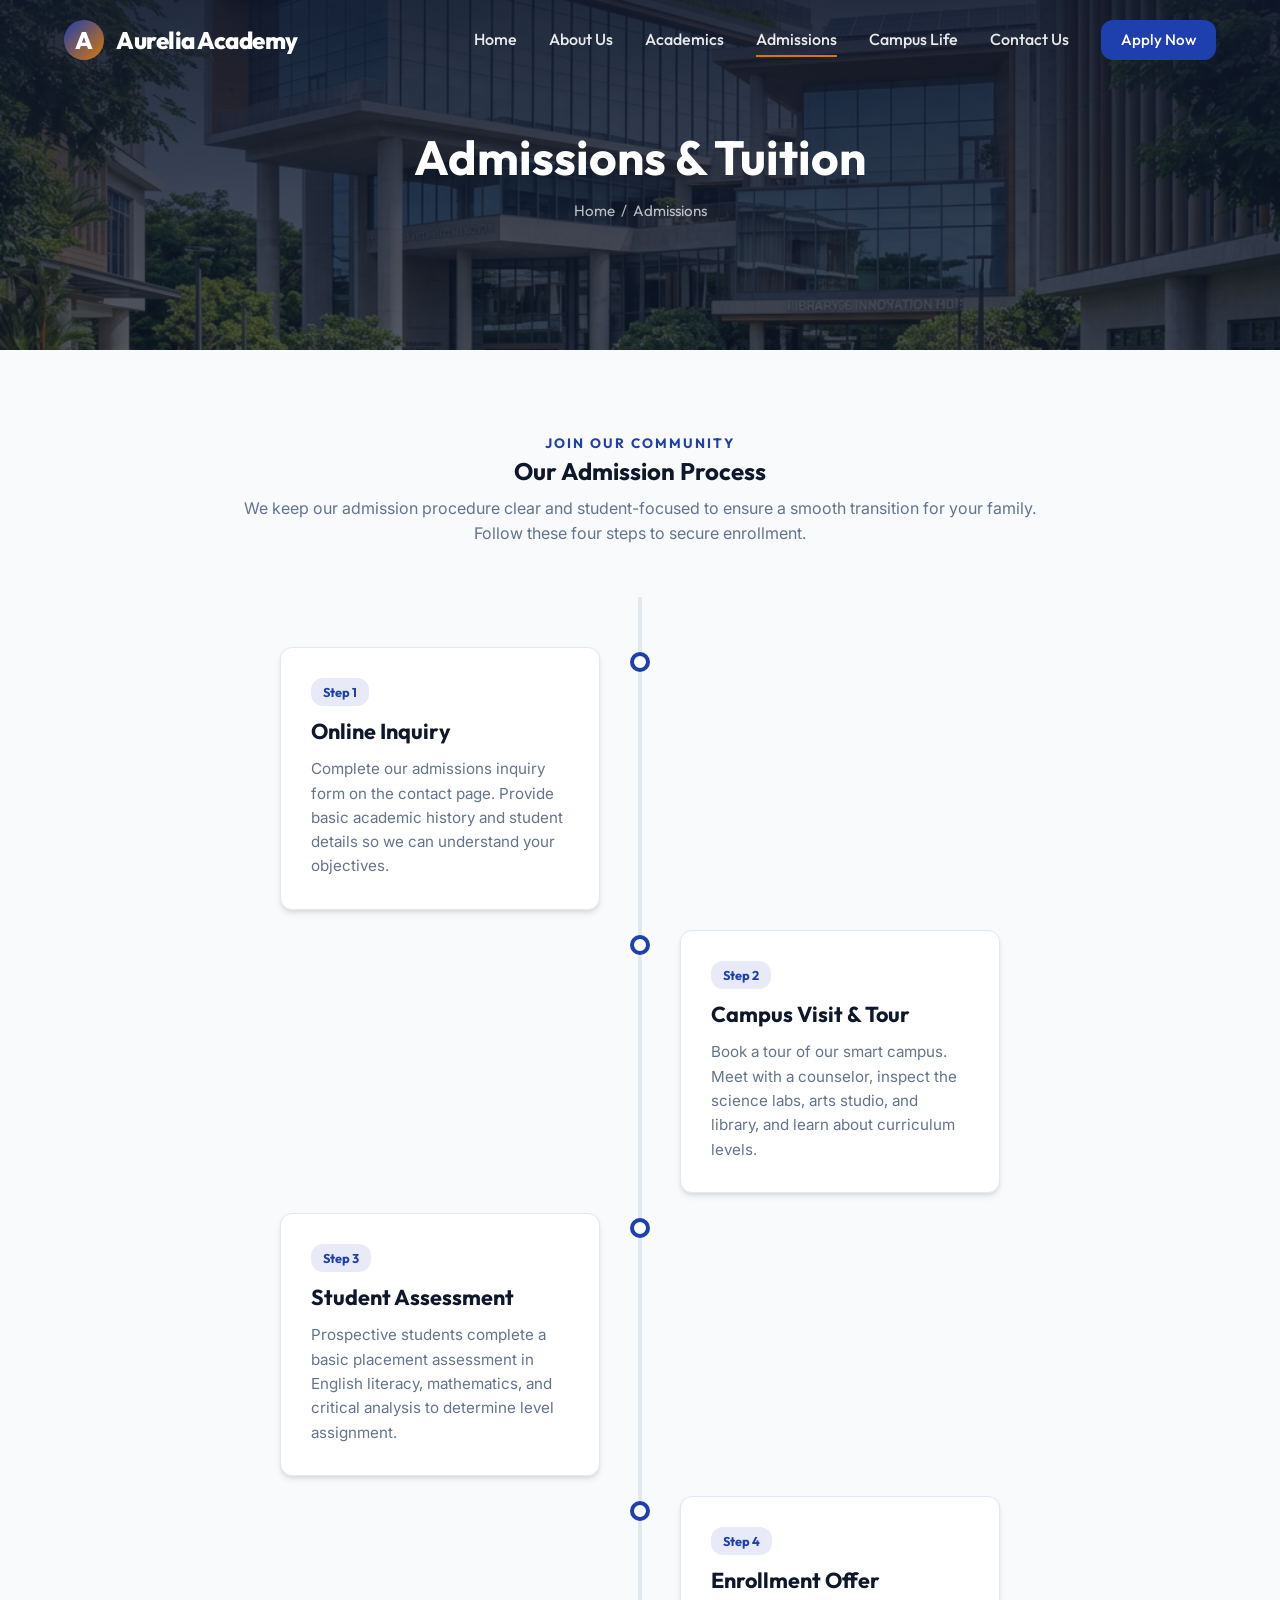
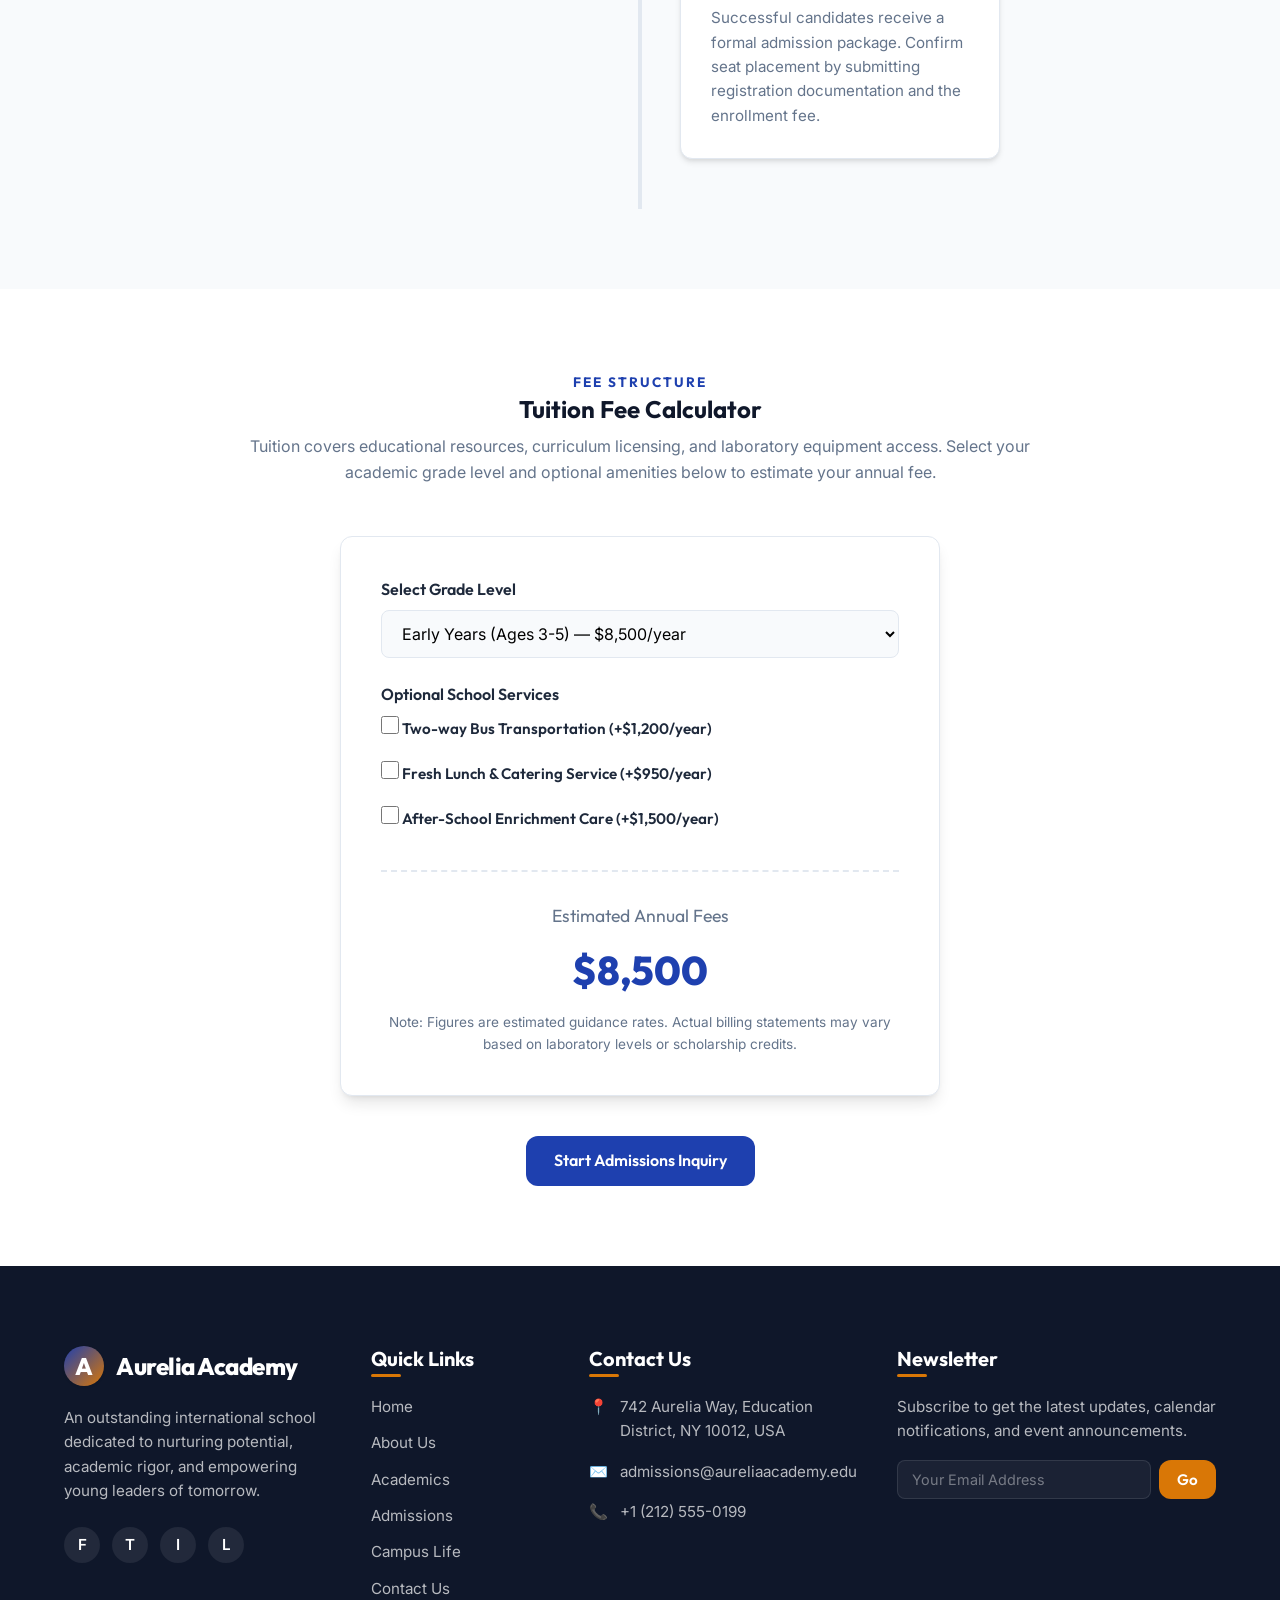
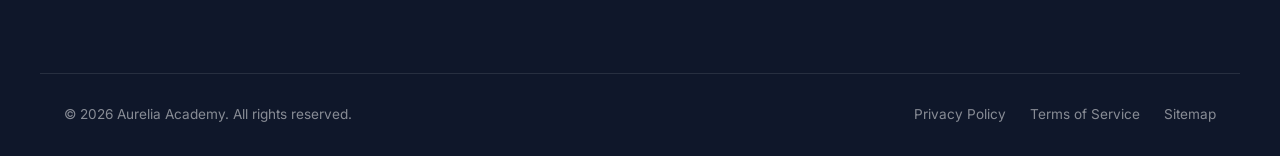
<file: admissions.html>
<!DOCTYPE html>
<html lang="en">
<head>
  <meta charset="UTF-8">
  <meta name="viewport" content="width=device-width, initial-scale=1.0">
  <meta name="description" content="Learn about Aurelia Academy's admission process, timeline, fee structure, and estimate tuition using our interactive calculator.">
  <title>Admissions &amp; Fees | Aurelia Academy</title>
  <link rel="stylesheet" href="css/style.css">
</head>
<body>

  <!-- Sticky Navigation Header -->
  <header>
    <div class="container navbar">
      <a href="index.html" class="logo" id="nav-logo">
        <div class="logo-icon">A</div>
        <span class="logo-text">Aurelia Academy</span>
      </a>
      
      <button class="burger-menu" aria-label="Toggle Menu" id="burger-menu-btn">
        <div class="burger-line"></div>
        <div class="burger-line"></div>
        <div class="burger-line"></div>
      </button>

      <ul class="nav-links">
        <li><a href="index.html">Home</a></li>
        <li><a href="about.html">About Us</a></li>
        <li><a href="academics.html">Academics</a></li>
        <li><a href="admissions.html" class="active">Admissions</a></li>
        <li><a href="campus-life.html">Campus Life</a></li>
        <li><a href="contact.html">Contact Us</a></li>
        <li><a href="admissions.html" class="btn btn-primary" style="padding: 8px 20px; font-size: 0.95rem; color: #fff;">Apply Now</a></li>
      </ul>
    </div>
  </header>

  <!-- Page Header -->
  <section class="page-header" style="background-image: url('assets/images/hero_bg.png');">
    <div class="page-header-overlay"></div>
    <div class="container page-header-content">
      <h1>Admissions &amp; Tuition</h1>
      <div class="breadcrumbs">
        <a href="index.html">Home</a> &nbsp;/&nbsp; <span>Admissions</span>
      </div>
    </div>
  </section>

  <!-- Admission Steps / Timeline Section -->
  <section class="section-padding container animate-on-scroll">
    <div class="text-center" style="max-width: 800px; margin: 0 auto 50px auto;">
      <span class="hero-tag" style="color: var(--secondary); font-size: 0.85rem;">Join Our Community</span>
      <h2>Our Admission Process</h2>
      <p style="color: var(--text-muted); margin-top: 10px;">We keep our admission procedure clear and student-focused to ensure a smooth transition for your family. Follow these four steps to secure enrollment.</p>
    </div>

    <!-- Timeline Component -->
    <div class="timeline">
      <!-- Item 1 -->
      <div class="timeline-item left-item">
        <div class="timeline-content">
          <span class="timeline-badge">Step 1</span>
          <h3>Online Inquiry</h3>
          <p>Complete our admissions inquiry form on the contact page. Provide basic academic history and student details so we can understand your objectives.</p>
        </div>
      </div>

      <!-- Item 2 -->
      <div class="timeline-item right-item">
        <div class="timeline-content">
          <span class="timeline-badge">Step 2</span>
          <h3>Campus Visit &amp; Tour</h3>
          <p>Book a tour of our smart campus. Meet with a counselor, inspect the science labs, arts studio, and library, and learn about curriculum levels.</p>
        </div>
      </div>

      <!-- Item 3 -->
      <div class="timeline-item left-item">
        <div class="timeline-content">
          <span class="timeline-badge">Step 3</span>
          <h3>Student Assessment</h3>
          <p>Prospective students complete a basic placement assessment in English literacy, mathematics, and critical analysis to determine level assignment.</p>
        </div>
      </div>

      <!-- Item 4 -->
      <div class="timeline-item right-item">
        <div class="timeline-content">
          <span class="timeline-badge">Step 4</span>
          <h3>Enrollment Offer</h3>
          <p>Successful candidates receive a formal admission package. Confirm seat placement by submitting registration documentation and the enrollment fee.</p>
        </div>
      </div>
    </div>
  </section>

  <!-- Tuition Fee Calculator Section -->
  <section class="section-padding animate-on-scroll" style="background-color: var(--bg-white);">
    <div class="container">
      <div class="text-center" style="max-width: 800px; margin: 0 auto 50px auto;">
        <span class="hero-tag" style="color: var(--secondary); font-size: 0.85rem;">Fee Structure</span>
        <h2>Tuition Fee Calculator</h2>
        <p style="color: var(--text-muted); margin-top: 10px;">Tuition covers educational resources, curriculum licensing, and laboratory equipment access. Select your academic grade level and optional amenities below to estimate your annual fee.</p>
      </div>

      <!-- Interactive Calculator Container -->
      <div class="calc-container">
        <!-- Grade Level Dropdown -->
        <div class="form-group">
          <label for="grade-level">Select Grade Level</label>
          <select id="grade-level" class="form-control">
            <option value="early-years">Early Years (Ages 3-5) — $8,500/year</option>
            <option value="primary">Primary School (Ages 6-10) — $10,500/year</option>
            <option value="middle">Middle School (Ages 11-13) — $13,000/year</option>
            <option value="high">High School (Ages 14-18) — $16,000/year</option>
          </select>
        </div>

        <!-- Optional Checkboxes -->
        <div class="form-group">
          <label>Optional School Services</label>
          <div class="checkbox-group">
            <label class="checkbox-label">
              <input type="checkbox" id="calc-bus">
              <span>Two-way Bus Transportation (+$1,200/year)</span>
            </label>
            <label class="checkbox-label">
              <input type="checkbox" id="calc-meals">
              <span>Fresh Lunch &amp; Catering Service (+$950/year)</span>
            </label>
            <label class="checkbox-label">
              <input type="checkbox" id="calc-care">
              <span>After-School Enrichment Care (+$1,500/year)</span>
            </label>
          </div>
        </div>

        <!-- Results Display -->
        <div class="calc-result">
          <span class="calc-result-title">Estimated Annual Fees</span>
          <div class="calc-price" id="calc-total-price">$8,500</div>
          <p style="color: var(--text-muted); font-size: 0.85rem; margin-top: 10px;">Note: Figures are estimated guidance rates. Actual billing statements may vary based on laboratory levels or scholarship credits.</p>
        </div>
      </div>

      <div class="text-center" style="margin-top: 40px;">
        <a href="contact.html" class="btn btn-primary">Start Admissions Inquiry</a>
      </div>
    </div>
  </section>

  <!-- Footer -->
  <footer>
    <div class="container footer-grid">
      <!-- Col 1 -->
      <div class="footer-col">
        <a href="index.html" class="logo" style="margin-bottom: 20px;">
          <div class="logo-icon">A</div>
          <span class="logo-text" style="color: #fff;">Aurelia Academy</span>
        </a>
        <p class="footer-desc">An outstanding international school dedicated to nurturing potential, academic rigor, and empowering young leaders of tomorrow.</p>
        <div class="social-links">
          <a href="#" class="social-btn" aria-label="Facebook">F</a>
          <a href="#" class="social-btn" aria-label="Twitter">T</a>
          <a href="#" class="social-btn" aria-label="Instagram">I</a>
          <a href="#" class="social-btn" aria-label="LinkedIn">L</a>
        </div>
      </div>

      <!-- Col 2 -->
      <div class="footer-col">
        <h3>Quick Links</h3>
        <ul class="footer-links">
          <li><a href="index.html">Home</a></li>
          <li><a href="about.html">About Us</a></li>
          <li><a href="academics.html">Academics</a></li>
          <li><a href="admissions.html">Admissions</a></li>
          <li><a href="campus-life.html">Campus Life</a></li>
          <li><a href="contact.html">Contact Us</a></li>
        </ul>
      </div>

      <!-- Col 3 -->
      <div class="footer-col">
        <h3>Contact Us</h3>
        <ul class="footer-contact">
          <li>
            <span class="footer-contact-icon">📍</span>
            <span>742 Aurelia Way, Education District, NY 10012, USA</span>
          </li>
          <li>
            <span class="footer-contact-icon">✉️</span>
            <span>admissions@aureliaacademy.edu</span>
          </li>
          <li>
            <span class="footer-contact-icon">📞</span>
            <span>+1 (212) 555-0199</span>
          </li>
        </ul>
      </div>

      <!-- Col 4 -->
      <div class="footer-col">
        <h3>Newsletter</h3>
        <p class="footer-desc" style="margin-top: 0; margin-bottom: 16px;">Subscribe to get the latest updates, calendar notifications, and event announcements.</p>
        <form class="newsletter-form">
          <input type="email" placeholder="Your Email Address" class="newsletter-input" required aria-label="Email for Newsletter">
          <button type="submit" class="btn btn-accent" style="padding: 10px 18px;">Go</button>
        </form>
      </div>
    </div>

    <!-- Bottom Bar -->
    <div class="container footer-bottom">
      <p>&copy; 2026 Aurelia Academy. All rights reserved.</p>
      <div class="footer-bottom-links">
        <a href="#">Privacy Policy</a>
        <a href="#">Terms of Service</a>
        <a href="#">Sitemap</a>
      </div>
    </div>
  </footer>

  <script src="js/main.js"></script>
</body>
</html>
</file>
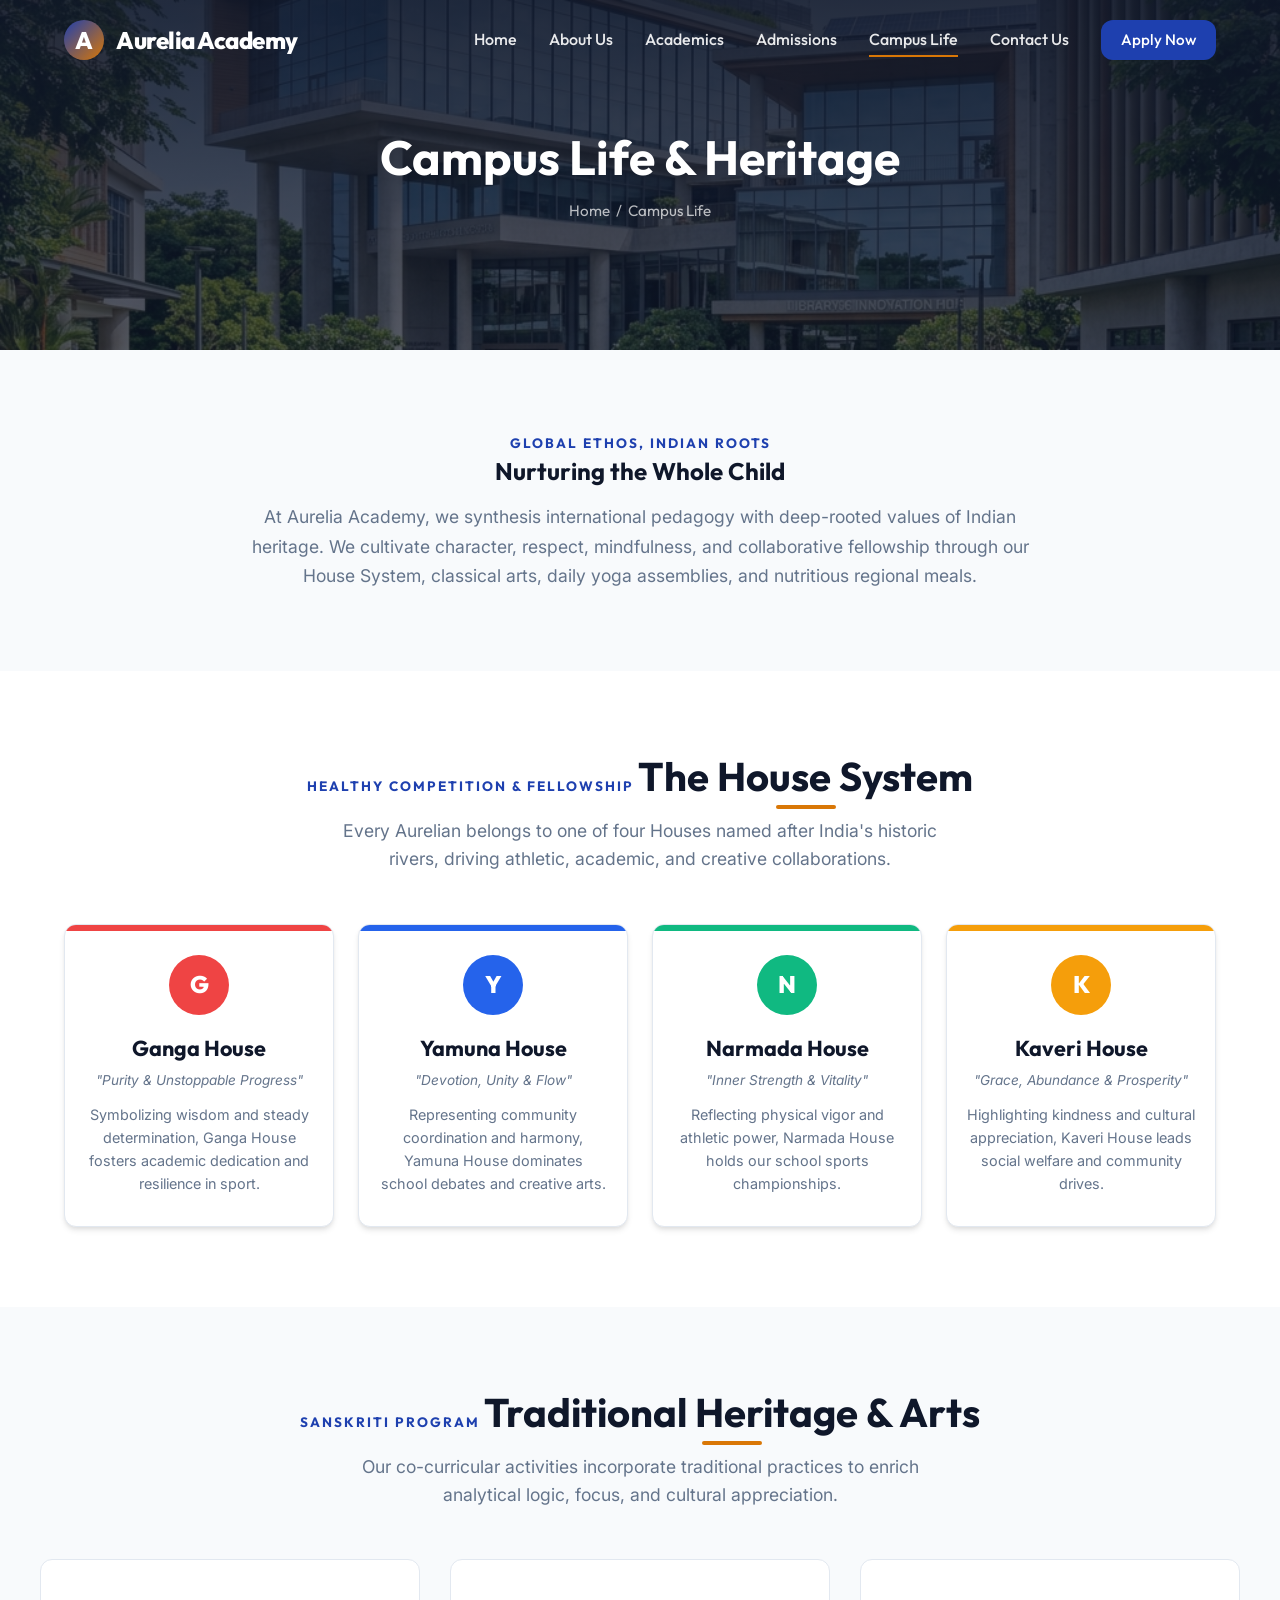
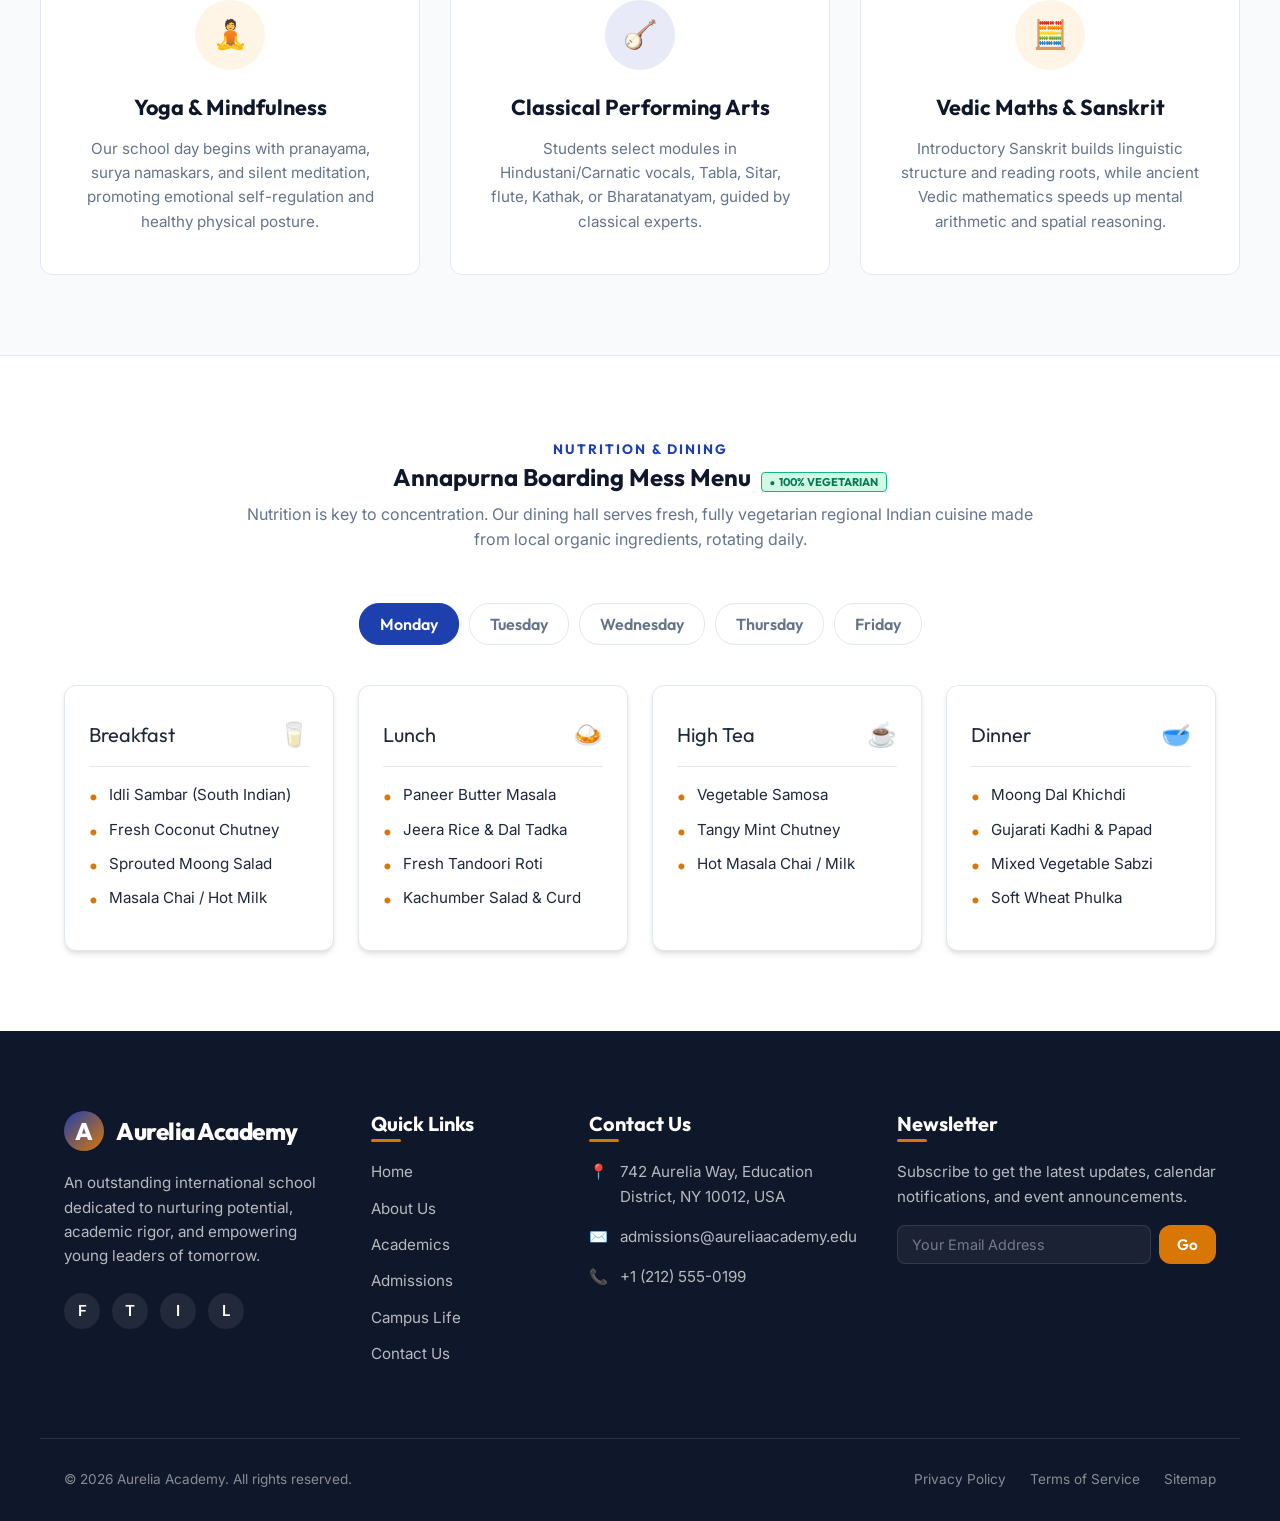
<file: campus-life.html>
<!DOCTYPE html>
<html lang="en">
<head>
  <meta charset="UTF-8">
  <meta name="viewport" content="width=device-width, initial-scale=1.0">
  <meta name="description" content="Explore campus life at Aurelia Academy, featuring our traditional Indian House System, yoga practice, classical heritage arts, and weekly vegetarian dining menu.">
  <title>Campus Life | Aurelia Academy</title>
  <link rel="stylesheet" href="css/style.css">
</head>
<body>

  <!-- Sticky Navigation Header -->
  <header>
    <div class="container navbar">
      <a href="index.html" class="logo" id="nav-logo">
        <div class="logo-icon">A</div>
        <span class="logo-text">Aurelia Academy</span>
      </a>
      
      <button class="burger-menu" aria-label="Toggle Menu" id="burger-menu-btn">
        <div class="burger-line"></div>
        <div class="burger-line"></div>
        <div class="burger-line"></div>
      </button>

      <ul class="nav-links">
        <li><a href="index.html">Home</a></li>
        <li><a href="about.html">About Us</a></li>
        <li><a href="academics.html">Academics</a></li>
        <li><a href="admissions.html">Admissions</a></li>
        <li><a href="campus-life.html" class="active">Campus Life</a></li>
        <li><a href="contact.html">Contact Us</a></li>
        <li><a href="admissions.html" class="btn btn-primary" style="padding: 8px 20px; font-size: 0.95rem; color: #fff;">Apply Now</a></li>
      </ul>
    </div>
  </header>

  <!-- Page Header -->
  <section class="page-header" style="background-image: url('assets/images/hero_bg.png');">
    <div class="page-header-overlay"></div>
    <div class="container page-header-content">
      <h1>Campus Life &amp; Heritage</h1>
      <div class="breadcrumbs">
        <a href="index.html">Home</a> &nbsp;/&nbsp; <span>Campus Life</span>
      </div>
    </div>
  </section>

  <!-- Ethos Section -->
  <section class="section-padding container animate-on-scroll">
    <div class="text-center" style="max-width: 800px; margin: 0 auto;">
      <span class="hero-tag" style="color: var(--secondary); font-size: 0.85rem;">Global Ethos, Indian Roots</span>
      <h2>Nurturing the Whole Child</h2>
      <p style="color: var(--text-muted); font-size: 1.1rem; margin-top: 16px; line-height: 1.7;">At Aurelia Academy, we synthesis international pedagogy with deep-rooted values of Indian heritage. We cultivate character, respect, mindfulness, and collaborative fellowship through our House System, classical arts, daily yoga assemblies, and nutritious regional meals.</p>
    </div>
  </section>

  <!-- The House System Section -->
  <section class="section-padding animate-on-scroll" style="background-color: var(--bg-white);">
    <div class="container">
      <div class="text-center">
        <span class="hero-tag" style="color: var(--secondary); font-size: 0.85rem;">Healthy Competition &amp; Fellowship</span>
        <h2 class="section-title">The House System</h2>
        <p class="subtitle">Every Aurelian belongs to one of four Houses named after India's historic rivers, driving athletic, academic, and creative collaborations.</p>
      </div>

      <div class="houses-grid">
        <!-- Ganga House -->
        <div class="house-card house-ganga">
          <div class="house-badge">G</div>
          <h3>Ganga House</h3>
          <p class="house-motto">"Purity &amp; Unstoppable Progress"</p>
          <p style="color: var(--text-muted); font-size: 0.9rem;">Symbolizing wisdom and steady determination, Ganga House fosters academic dedication and resilience in sport.</p>
        </div>

        <!-- Yamuna House -->
        <div class="house-card house-yamuna">
          <div class="house-badge">Y</div>
          <h3>Yamuna House</h3>
          <p class="house-motto">"Devotion, Unity &amp; Flow"</p>
          <p style="color: var(--text-muted); font-size: 0.9rem;">Representing community coordination and harmony, Yamuna House dominates school debates and creative arts.</p>
        </div>

        <!-- Narmada House -->
        <div class="house-card house-narmada">
          <div class="house-badge">N</div>
          <h3>Narmada House</h3>
          <p class="house-motto">"Inner Strength &amp; Vitality"</p>
          <p style="color: var(--text-muted); font-size: 0.9rem;">Reflecting physical vigor and athletic power, Narmada House holds our school sports championships.</p>
        </div>

        <!-- Kaveri House -->
        <div class="house-card house-kaveri">
          <div class="house-badge">K</div>
          <h3>Kaveri House</h3>
          <p class="house-motto">"Grace, Abundance &amp; Prosperity"</p>
          <p style="color: var(--text-muted); font-size: 0.9rem;">Highlighting kindness and cultural appreciation, Kaveri House leads social welfare and community drives.</p>
        </div>
      </div>
    </div>
  </section>

  <!-- Holistic Cultural Programs Section -->
  <section class="section-padding container animate-on-scroll">
    <div class="text-center">
      <span class="hero-tag" style="color: var(--secondary); font-size: 0.85rem;">Sanskriti Program</span>
      <h2 class="section-title">Traditional Heritage &amp; Arts</h2>
      <p class="subtitle">Our co-curricular activities incorporate traditional practices to enrich analytical logic, focus, and cultural appreciation.</p>
    </div>

    <div class="grid-3">
      <!-- Card 1 -->
      <div class="card" style="background-color: var(--bg-white);">
        <div class="card-icon flex-center" style="background-color: rgba(245, 158, 11, 0.1); color: var(--accent);">
          🧘
        </div>
        <h3>Yoga &amp; Mindfulness</h3>
        <p style="margin-top: 10px;">Our school day begins with pranayama, surya namaskars, and silent meditation, promoting emotional self-regulation and healthy physical posture.</p>
      </div>

      <!-- Card 2 -->
      <div class="card" style="background-color: var(--bg-white);">
        <div class="card-icon flex-center" style="background-color: rgba(30, 64, 175, 0.1); color: var(--secondary);">
          🪕
        </div>
        <h3>Classical Performing Arts</h3>
        <p style="margin-top: 10px;">Students select modules in Hindustani/Carnatic vocals, Tabla, Sitar, flute, Kathak, or Bharatanatyam, guided by classical experts.</p>
      </div>

      <!-- Card 3 -->
      <div class="card" style="background-color: var(--bg-white);">
        <div class="card-icon flex-center" style="background-color: rgba(245, 158, 11, 0.1); color: var(--accent);">
          🧮
        </div>
        <h3>Vedic Maths &amp; Sanskrit</h3>
        <p style="margin-top: 10px;">Introductory Sanskrit builds linguistic structure and reading roots, while ancient Vedic mathematics speeds up mental arithmetic and spatial reasoning.</p>
      </div>
    </div>
  </section>

  <!-- Annapurna Dining Mess Menu Section -->
  <section class="section-padding menu-section animate-on-scroll" style="background-color: var(--bg-white); border-top: 1px solid var(--border);">
    <div class="container">
      <div class="text-center" style="max-width: 800px; margin: 0 auto 50px auto;">
        <span class="hero-tag" style="color: var(--secondary); font-size: 0.85rem;">Nutrition &amp; Dining</span>
        <h2>Annapurna Boarding Mess Menu &nbsp;<span class="tag-veg">100% Vegetarian</span></h2>
        <p style="color: var(--text-muted); margin-top: 10px;">Nutrition is key to concentration. Our dining hall serves fresh, fully vegetarian regional Indian cuisine made from local organic ingredients, rotating daily.</p>
      </div>

      <!-- Day Selection Buttons -->
      <div class="menu-days">
        <button class="menu-day-btn active" data-day="day-mon">Monday</button>
        <button class="menu-day-btn" data-day="day-tue">Tuesday</button>
        <button class="menu-day-btn" data-day="day-wed">Wednesday</button>
        <button class="menu-day-btn" data-day="day-thu">Thursday</button>
        <button class="menu-day-btn" data-day="day-fri">Friday</button>
      </div>

      <!-- Panels -->
      <!-- Mon -->
      <div class="menu-panel active" id="day-mon">
        <div class="menu-grid">
          <div class="meal-card">
            <div class="meal-header">
              <span class="meal-title">Breakfast</span>
              <span class="meal-icon">🥛</span>
            </div>
            <ul class="meal-items">
              <li>Idli Sambar (South Indian)</li>
              <li>Fresh Coconut Chutney</li>
              <li>Sprouted Moong Salad</li>
              <li>Masala Chai / Hot Milk</li>
            </ul>
          </div>
          <div class="meal-card">
            <div class="meal-header">
              <span class="meal-title">Lunch</span>
              <span class="meal-icon">🍛</span>
            </div>
            <ul class="meal-items">
              <li>Paneer Butter Masala</li>
              <li>Jeera Rice &amp; Dal Tadka</li>
              <li>Fresh Tandoori Roti</li>
              <li>Kachumber Salad &amp; Curd</li>
            </ul>
          </div>
          <div class="meal-card">
            <div class="meal-header">
              <span class="meal-title">High Tea</span>
              <span class="meal-icon">☕</span>
            </div>
            <ul class="meal-items">
              <li>Vegetable Samosa</li>
              <li>Tangy Mint Chutney</li>
              <li>Hot Masala Chai / Milk</li>
            </ul>
          </div>
          <div class="meal-card">
            <div class="meal-header">
              <span class="meal-title">Dinner</span>
              <span class="meal-icon">🥣</span>
            </div>
            <ul class="meal-items">
              <li>Moong Dal Khichdi</li>
              <li>Gujarati Kadhi &amp; Papad</li>
              <li>Mixed Vegetable Sabzi</li>
              <li>Soft Wheat Phulka</li>
            </ul>
          </div>
        </div>
      </div>

      <!-- Tue -->
      <div class="menu-panel" id="day-tue">
        <div class="menu-grid">
          <div class="meal-card">
            <div class="meal-header">
              <span class="meal-title">Breakfast</span>
              <span class="meal-icon">🥛</span>
            </div>
            <ul class="meal-items">
              <li>Aloo Paratha (North Indian)</li>
              <li>Fresh Curd &amp; Pickle</li>
              <li>Seasonal Fresh Fruits</li>
              <li>Tea / Coffee / Juice</li>
            </ul>
          </div>
          <div class="meal-card">
            <div class="meal-header">
              <span class="meal-title">Lunch</span>
              <span class="meal-icon">🍛</span>
            </div>
            <ul class="meal-items">
              <li>Pindhi Chana Masala</li>
              <li>Bhindi Fry (Okra)</li>
              <li>Veg Pulao &amp; Dal Fry</li>
              <li>Phulka &amp; Mixed Raita</li>
            </ul>
          </div>
          <div class="meal-card">
            <div class="meal-header">
              <span class="meal-title">High Tea</span>
              <span class="meal-icon">☕</span>
            </div>
            <ul class="meal-items">
              <li>Gujarati Dhokla</li>
              <li>Sweet Tamarind Chutney</li>
              <li>Tea / Hot Chocolate</li>
            </ul>
          </div>
          <div class="meal-card">
            <div class="meal-header">
              <span class="meal-title">Dinner</span>
              <span class="meal-icon">🥣</span>
            </div>
            <ul class="meal-items">
              <li>Paneer Do Pyaza</li>
              <li>Yellow Dal Double Tadka</li>
              <li>Phulka &amp; Steamed Rice</li>
              <li>Sweet Gulab Jamun</li>
            </ul>
          </div>
        </div>
      </div>

      <!-- Wed -->
      <div class="menu-panel" id="day-wed">
        <div class="menu-grid">
          <div class="meal-card">
            <div class="meal-header">
              <span class="meal-title">Breakfast</span>
              <span class="meal-icon">🥛</span>
            </div>
            <ul class="meal-items">
              <li>Indori Poha with Sev</li>
              <li>Kesar Jalebi</li>
              <li>Boiled Chana Chat</li>
              <li>Masala Tea / Warm Milk</li>
            </ul>
          </div>
          <div class="meal-card">
            <div class="meal-header">
              <span class="meal-title">Lunch</span>
              <span class="meal-icon">🍛</span>
            </div>
            <ul class="meal-items">
              <li>Aloo Baingan Masala</li>
              <li>Gujarati Kadhi &amp; Rice</li>
              <li>Soft Ghee Phulka</li>
              <li>Kesar Shrikhand &amp; Papad</li>
            </ul>
          </div>
          <div class="meal-card">
            <div class="meal-header">
              <span class="meal-title">High Tea</span>
              <span class="meal-icon">☕</span>
            </div>
            <ul class="meal-items">
              <li>Spiced Bread Pakoda</li>
              <li>Tomato Ketchup</li>
              <li>Chai / Coffee</li>
            </ul>
          </div>
          <div class="meal-card">
            <div class="meal-header">
              <span class="meal-title">Dinner</span>
              <span class="meal-icon">🥣</span>
            </div>
            <ul class="meal-items">
              <li>Paneer Bhurji</li>
              <li>Dal Makhani</li>
              <li>Jeera Rice &amp; Chapati</li>
              <li>Green Salad &amp; Raita</li>
            </ul>
          </div>
        </div>
      </div>

      <!-- Thu -->
      <div class="menu-panel" id="day-thu">
        <div class="menu-grid">
          <div class="meal-card">
            <div class="meal-header">
              <span class="meal-title">Breakfast</span>
              <span class="meal-icon">🥛</span>
            </div>
            <ul class="meal-items">
              <li>Onion Tomato Uttapam</li>
              <li>Tomato Chutney &amp; Sambar</li>
              <li>Boiled Sprouts Salad</li>
              <li>South Indian Filter Coffee</li>
            </ul>
          </div>
          <div class="meal-card">
            <div class="meal-header">
              <span class="meal-title">Lunch</span>
              <span class="meal-icon">🍛</span>
            </div>
            <ul class="meal-items">
              <li>Cabbage Poriyal</li>
              <li>Dal Palak (Spinach Dal)</li>
              <li>Steamed Rice &amp; Sambar</li>
              <li>Chapati &amp; Buttermilk</li>
            </ul>
          </div>
          <div class="meal-card">
            <div class="meal-header">
              <span class="meal-title">High Tea</span>
              <span class="meal-icon">☕</span>
            </div>
            <ul class="meal-items">
              <li>Crisp Masala Vada</li>
              <li>Coconut Chutney</li>
              <li>Chai / Milk</li>
            </ul>
          </div>
          <div class="meal-card">
            <div class="meal-header">
              <span class="meal-title">Dinner</span>
              <span class="meal-icon">🥣</span>
            </div>
            <ul class="meal-items">
              <li>Malai Kofta Curry</li>
              <li>Panchmel Dal (5 Dals)</li>
              <li>Phulka &amp; Rice</li>
              <li>Fruit Custard</li>
            </ul>
          </div>
        </div>
      </div>

      <!-- Fri -->
      <div class="menu-panel" id="day-fri">
        <div class="menu-grid">
          <div class="meal-card">
            <div class="meal-header">
              <span class="meal-title">Breakfast</span>
              <span class="meal-icon">🥛</span>
            </div>
            <ul class="meal-items">
              <li>Puri Bhaji &amp; Pickle</li>
              <li>Sooji Halwa</li>
              <li>Fresh Banana / Apple</li>
              <li>Chai / Coffee / Milk</li>
            </ul>
          </div>
          <div class="meal-card">
            <div class="meal-header">
              <span class="meal-title">Lunch</span>
              <span class="meal-icon">🍛</span>
            </div>
            <ul class="meal-items">
              <li>Paneer Tikka Masala</li>
              <li>Hyderabadi Veg Biryani</li>
              <li>Soft Butter Naan</li>
              <li>Mirchi Ka Salan &amp; Raita</li>
            </ul>
          </div>
          <div class="meal-card">
            <div class="meal-header">
              <span class="meal-title">High Tea</span>
              <span class="meal-icon">☕</span>
            </div>
            <ul class="meal-items">
              <li>Mumbai Bhel Puri</li>
              <li>Tangy Chutneys</li>
              <li>Fruit Juice / Chai</li>
            </ul>
          </div>
          <div class="meal-card">
            <div class="meal-header">
              <span class="meal-title">Dinner</span>
              <span class="meal-icon">🥣</span>
            </div>
            <ul class="meal-items">
              <li>Methi Chaman Sabzi</li>
              <li>Masoor Dal Fry</li>
              <li>Soft Wheat Phulka</li>
              <li>Sweet Rasgulla</li>
            </ul>
          </div>
        </div>
      </div>
    </div>
  </section>

  <!-- Footer -->
  <footer>
    <div class="container footer-grid">
      <!-- Col 1 -->
      <div class="footer-col">
        <a href="index.html" class="logo" style="margin-bottom: 20px;">
          <div class="logo-icon">A</div>
          <span class="logo-text" style="color: #fff;">Aurelia Academy</span>
        </a>
        <p class="footer-desc">An outstanding international school dedicated to nurturing potential, academic rigor, and empowering young leaders of tomorrow.</p>
        <div class="social-links">
          <a href="#" class="social-btn" aria-label="Facebook">F</a>
          <a href="#" class="social-btn" aria-label="Twitter">T</a>
          <a href="#" class="social-btn" aria-label="Instagram">I</a>
          <a href="#" class="social-btn" aria-label="LinkedIn">L</a>
        </div>
      </div>

      <!-- Col 2 -->
      <div class="footer-col">
        <h3>Quick Links</h3>
        <ul class="footer-links">
          <li><a href="index.html">Home</a></li>
          <li><a href="about.html">About Us</a></li>
          <li><a href="academics.html">Academics</a></li>
          <li><a href="admissions.html">Admissions</a></li>
          <li><a href="campus-life.html">Campus Life</a></li>
          <li><a href="contact.html">Contact Us</a></li>
        </ul>
      </div>

      <!-- Col 3 -->
      <div class="footer-col">
        <h3>Contact Us</h3>
        <ul class="footer-contact">
          <li>
            <span class="footer-contact-icon">📍</span>
            <span>742 Aurelia Way, Education District, NY 10012, USA</span>
          </li>
          <li>
            <span class="footer-contact-icon">✉️</span>
            <span>admissions@aureliaacademy.edu</span>
          </li>
          <li>
            <span class="footer-contact-icon">📞</span>
            <span>+1 (212) 555-0199</span>
          </li>
        </ul>
      </div>

      <!-- Col 4 -->
      <div class="footer-col">
        <h3>Newsletter</h3>
        <p class="footer-desc" style="margin-top: 0; margin-bottom: 16px;">Subscribe to get the latest updates, calendar notifications, and event announcements.</p>
        <form class="newsletter-form">
          <input type="email" placeholder="Your Email Address" class="newsletter-input" required aria-label="Email for Newsletter">
          <button type="submit" class="btn btn-accent" style="padding: 10px 18px;">Go</button>
        </form>
      </div>
    </div>

    <!-- Bottom Bar -->
    <div class="container footer-bottom">
      <p>&copy; 2026 Aurelia Academy. All rights reserved.</p>
      <div class="footer-bottom-links">
        <a href="#">Privacy Policy</a>
        <a href="#">Terms of Service</a>
        <a href="#">Sitemap</a>
      </div>
    </div>
  </footer>

  <script src="js/main.js"></script>
</body>
</html>
</file>
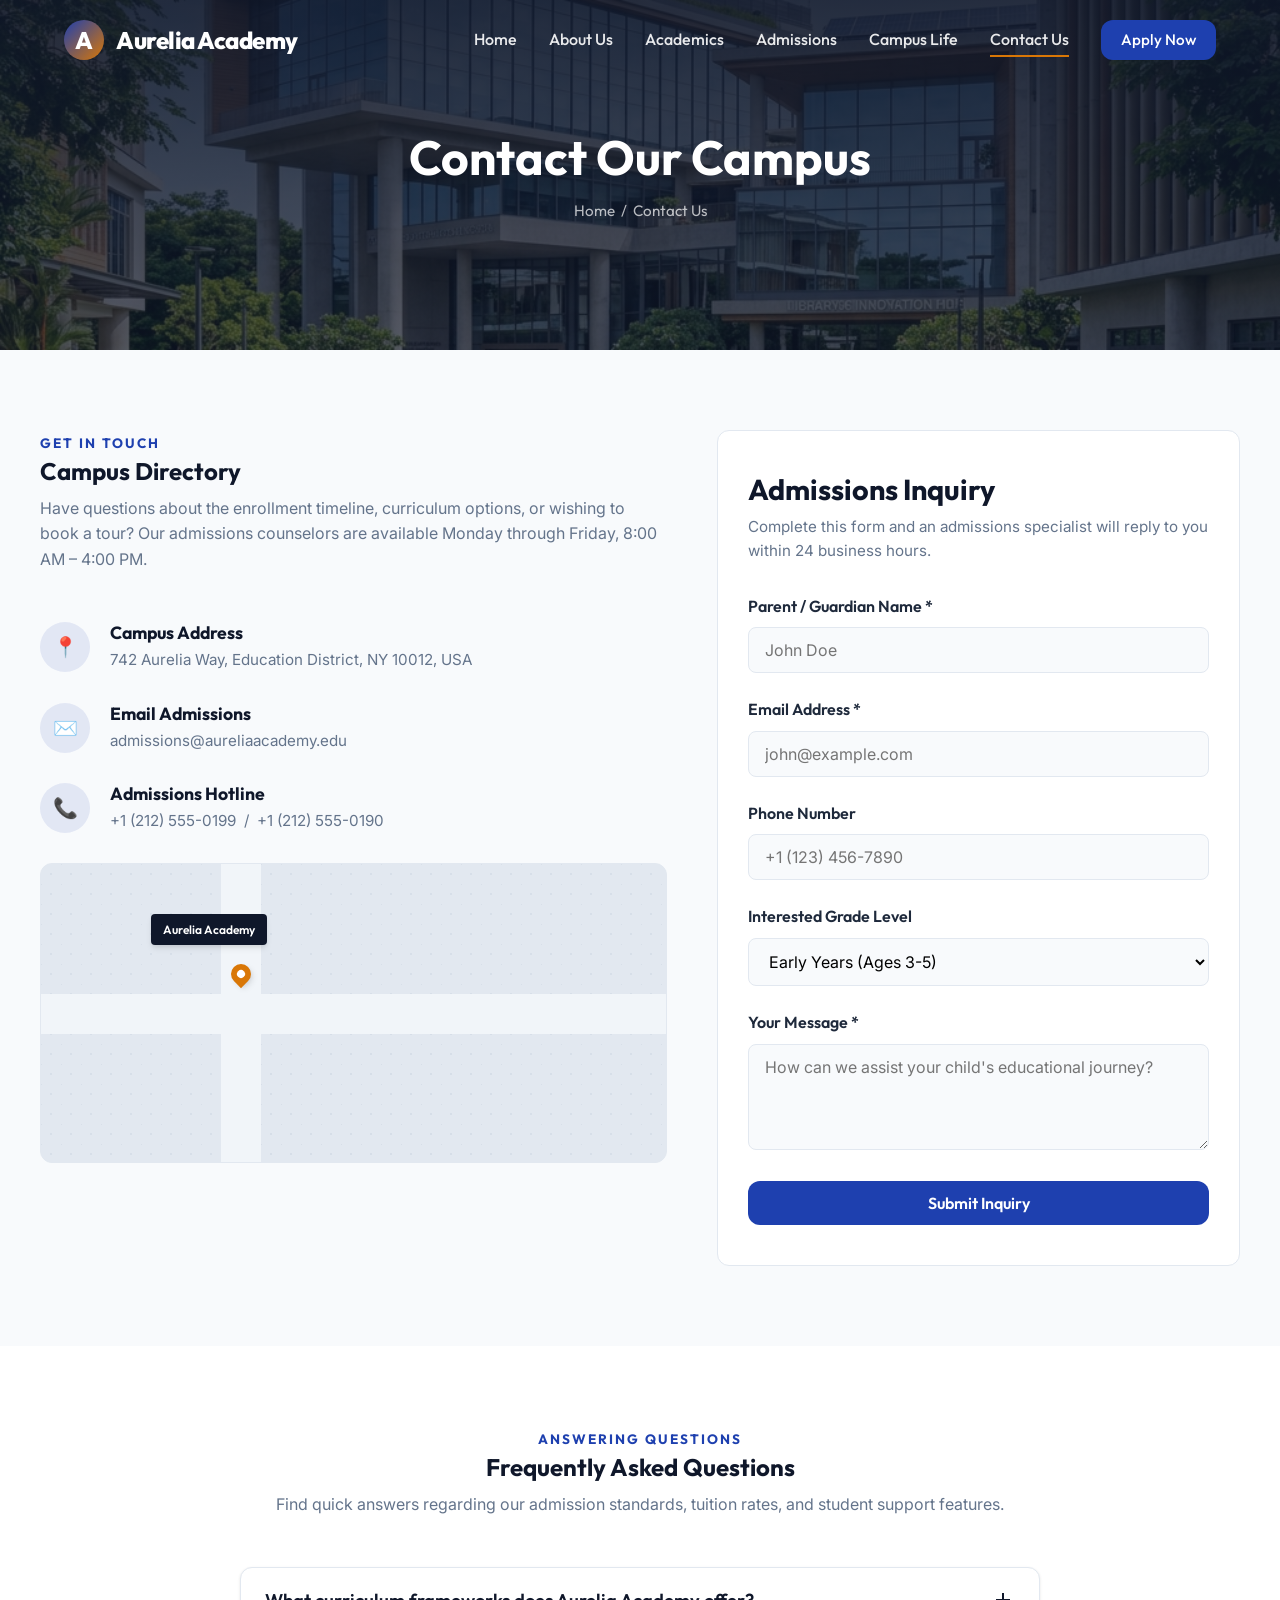
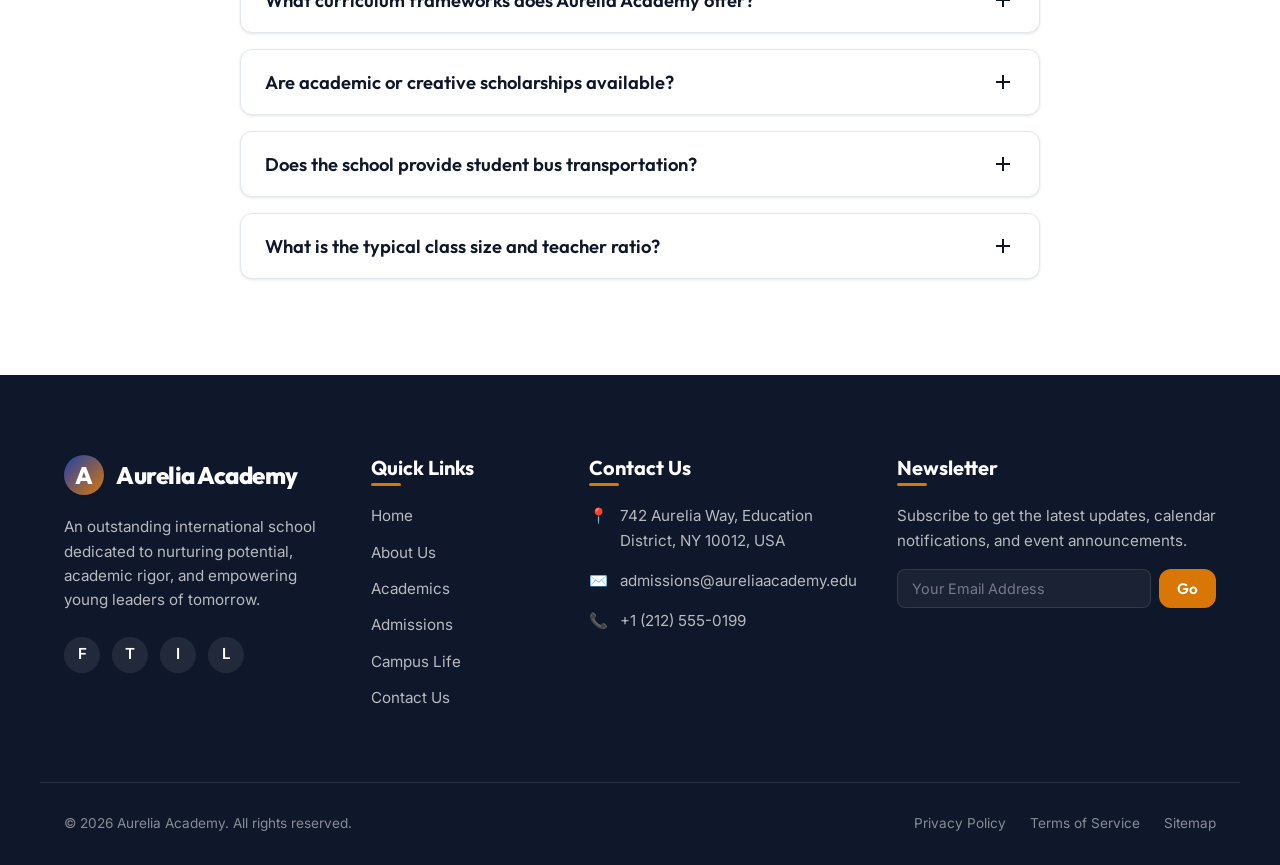
<file: contact.html>
<!DOCTYPE html>
<html lang="en">
<head>
  <meta charset="UTF-8">
  <meta name="viewport" content="width=device-width, initial-scale=1.0">
  <meta name="description" content="Get in touch with Aurelia Academy. Submit an admissions inquiry, find campus directions, and view frequently asked questions.">
  <title>Contact Us | Aurelia Academy</title>
  <link rel="stylesheet" href="css/style.css">
</head>
<body>

  <!-- Sticky Navigation Header -->
  <header>
    <div class="container navbar">
      <a href="index.html" class="logo" id="nav-logo">
        <div class="logo-icon">A</div>
        <span class="logo-text">Aurelia Academy</span>
      </a>
      
      <button class="burger-menu" aria-label="Toggle Menu" id="burger-menu-btn">
        <div class="burger-line"></div>
        <div class="burger-line"></div>
        <div class="burger-line"></div>
      </button>

      <ul class="nav-links">
        <li><a href="index.html">Home</a></li>
        <li><a href="about.html">About Us</a></li>
        <li><a href="academics.html">Academics</a></li>
        <li><a href="admissions.html">Admissions</a></li>
        <li><a href="campus-life.html">Campus Life</a></li>
        <li><a href="contact.html" class="active">Contact Us</a></li>
        <li><a href="admissions.html" class="btn btn-primary" style="padding: 8px 20px; font-size: 0.95rem; color: #fff;">Apply Now</a></li>
      </ul>
    </div>
  </header>

  <!-- Page Header -->
  <section class="page-header" style="background-image: url('assets/images/hero_bg.png');">
    <div class="page-header-overlay"></div>
    <div class="container page-header-content">
      <h1>Contact Our Campus</h1>
      <div class="breadcrumbs">
        <a href="index.html">Home</a> &nbsp;/&nbsp; <span>Contact Us</span>
      </div>
    </div>
  </section>

  <!-- Contact Info & Form Grid Section -->
  <section class="section-padding container animate-on-scroll">
    <div class="contact-grid">
      <!-- Left: Contact Details & Mock Map -->
      <div class="contact-info">
        <div>
          <span class="hero-tag" style="color: var(--secondary); font-size: 0.85rem;">Get in Touch</span>
          <h2>Campus Directory</h2>
          <p style="color: var(--text-muted); margin-top: 10px; margin-bottom: 20px;">Have questions about the enrollment timeline, curriculum options, or wishing to book a tour? Our admissions counselors are available Monday through Friday, 8:00 AM – 4:00 PM.</p>
        </div>

        <div class="info-item">
          <div class="info-icon flex-center">📍</div>
          <div class="info-text">
            <h3>Campus Address</h3>
            <p>742 Aurelia Way, Education District, NY 10012, USA</p>
          </div>
        </div>

        <div class="info-item">
          <div class="info-icon flex-center">✉️</div>
          <div class="info-text">
            <h3>Email Admissions</h3>
            <p>admissions@aureliaacademy.edu</p>
          </div>
        </div>

        <div class="info-item">
          <div class="info-icon flex-center">📞</div>
          <div class="info-text">
            <h3>Admissions Hotline</h3>
            <p>+1 (212) 555-0199 &nbsp;/&nbsp; +1 (212) 555-0190</p>
          </div>
        </div>

        <!-- Custom Styled Map -->
        <div class="mock-map">
          <div class="mock-map-bg"></div>
          <div class="mock-map-road road-h"></div>
          <div class="mock-map-road road-v"></div>
          <div class="mock-map-pin"></div>
          <div class="mock-map-label">Aurelia Academy</div>
        </div>
      </div>

      <!-- Right: Form -->
      <div class="card" style="text-align: left; background-color: var(--bg-white);">
        <h2 style="font-size: 1.8rem; margin-bottom: 8px;">Admissions Inquiry</h2>
        <p style="color: var(--text-muted); font-size: 0.95rem; margin-bottom: 30px;">Complete this form and an admissions specialist will reply to you within 24 business hours.</p>
        
        <form id="inquiry-form">
          <div class="form-group">
            <label for="form-name">Parent / Guardian Name *</label>
            <input type="text" id="form-name" class="form-control" placeholder="John Doe" required>
          </div>

          <div class="form-group">
            <label for="form-email">Email Address *</label>
            <input type="email" id="form-email" class="form-control" placeholder="john@example.com" required>
          </div>

          <div class="form-group">
            <label for="form-phone">Phone Number</label>
            <input type="tel" id="form-phone" class="form-control" placeholder="+1 (123) 456-7890">
          </div>

          <div class="form-group">
            <label for="form-grade">Interested Grade Level</label>
            <select id="form-grade" class="form-control">
              <option value="early-years">Early Years (Ages 3-5)</option>
              <option value="primary">Primary School (Ages 6-10)</option>
              <option value="middle">Middle School (Ages 11-13)</option>
              <option value="high">High School (Ages 14-18)</option>
            </select>
          </div>

          <div class="form-group">
            <label for="form-message">Your Message *</label>
            <textarea id="form-message" class="form-control" rows="4" placeholder="How can we assist your child's educational journey?" required></textarea>
          </div>

          <button type="submit" class="btn btn-primary" style="width: 100%;">Submit Inquiry</button>
          
          <!-- Alert Message Box -->
          <div id="form-status" class="form-message"></div>
        </form>
      </div>
    </div>
  </section>

  <!-- Accordion FAQs Section -->
  <section class="section-padding animate-on-scroll" style="background-color: var(--bg-white);">
    <div class="container">
      <div class="text-center" style="max-width: 800px; margin: 0 auto 50px auto;">
        <span class="hero-tag" style="color: var(--secondary); font-size: 0.85rem;">Answering Questions</span>
        <h2>Frequently Asked Questions</h2>
        <p style="color: var(--text-muted); margin-top: 10px;">Find quick answers regarding our admission standards, tuition rates, and student support features.</p>
      </div>

      <!-- FAQ Container -->
      <div class="faq-container">
        <!-- FAQ 1 -->
        <div class="faq-item">
          <button class="faq-trigger" aria-expanded="false">
            <h3>What curriculum frameworks does Aurelia Academy offer?</h3>
            <span class="faq-icon"></span>
          </button>
          <div class="faq-content">
            <div class="faq-content-inner">
              Aurelia Academy offers a hybrid global curriculum. For early years and primary levels, we follow the International Baccalaureate Primary Years Programme (IB PYP). Middle years follow the IB MYP, while high school features both advanced pre-university classes and the highly respected IB Diploma Programme.
            </div>
          </div>
        </div>

        <!-- FAQ 2 -->
        <div class="faq-item">
          <button class="faq-trigger" aria-expanded="false">
            <h3>Are academic or creative scholarships available?</h3>
            <span class="faq-icon"></span>
          </button>
          <div class="faq-content">
            <div class="faq-content-inner">
              Yes. Aurelia Academy offers merit-based academic scholarships, excellence scholarships in visual and performing arts, and financial need-based student assistance grants. Scholarships cover up to 50% of tuition fees. Apply during Step 2 of enrollment.
            </div>
          </div>
        </div>

        <!-- FAQ 3 -->
        <div class="faq-item">
          <button class="faq-trigger" aria-expanded="false">
            <h3>Does the school provide student bus transportation?</h3>
            <span class="faq-icon"></span>
          </button>
          <div class="faq-content">
            <div class="faq-content-inner">
              Yes, we maintain a fleet of modern, air-conditioned school buses equipped with GPS tracking and safety wardens. Routes cover all primary residential zones within a 25-mile radius of the school. Bus registration is billed annually.
            </div>
          </div>
        </div>

        <!-- FAQ 4 -->
        <div class="faq-item">
          <button class="faq-trigger" aria-expanded="false">
            <h3>What is the typical class size and teacher ratio?</h3>
            <span class="faq-icon"></span>
          </button>
          <div class="faq-content">
            <div class="faq-content-inner">
              To ensure individual feedback and classroom participation, class sizes are strictly capped at 18 students. Our overall school-wide teacher-student ratio is 1:12, allowing educators to support both reinforcement and extension requirements.
            </div>
          </div>
        </div>
      </div>
    </div>
  </section>

  <!-- Footer -->
  <footer>
    <div class="container footer-grid">
      <!-- Col 1 -->
      <div class="footer-col">
        <a href="index.html" class="logo" style="margin-bottom: 20px;">
          <div class="logo-icon">A</div>
          <span class="logo-text" style="color: #fff;">Aurelia Academy</span>
        </a>
        <p class="footer-desc">An outstanding international school dedicated to nurturing potential, academic rigor, and empowering young leaders of tomorrow.</p>
        <div class="social-links">
          <a href="#" class="social-btn" aria-label="Facebook">F</a>
          <a href="#" class="social-btn" aria-label="Twitter">T</a>
          <a href="#" class="social-btn" aria-label="Instagram">I</a>
          <a href="#" class="social-btn" aria-label="LinkedIn">L</a>
        </div>
      </div>

      <!-- Col 2 -->
      <div class="footer-col">
        <h3>Quick Links</h3>
        <ul class="footer-links">
          <li><a href="index.html">Home</a></li>
          <li><a href="about.html">About Us</a></li>
          <li><a href="academics.html">Academics</a></li>
          <li><a href="admissions.html">Admissions</a></li>
          <li><a href="campus-life.html">Campus Life</a></li>
          <li><a href="contact.html">Contact Us</a></li>
        </ul>
      </div>

      <!-- Col 3 -->
      <div class="footer-col">
        <h3>Contact Us</h3>
        <ul class="footer-contact">
          <li>
            <span class="footer-contact-icon">📍</span>
            <span>742 Aurelia Way, Education District, NY 10012, USA</span>
          </li>
          <li>
            <span class="footer-contact-icon">✉️</span>
            <span>admissions@aureliaacademy.edu</span>
          </li>
          <li>
            <span class="footer-contact-icon">📞</span>
            <span>+1 (212) 555-0199</span>
          </li>
        </ul>
      </div>

      <!-- Col 4 -->
      <div class="footer-col">
        <h3>Newsletter</h3>
        <p class="footer-desc" style="margin-top: 0; margin-bottom: 16px;">Subscribe to get the latest updates, calendar notifications, and event announcements.</p>
        <form class="newsletter-form">
          <input type="email" placeholder="Your Email Address" class="newsletter-input" required aria-label="Email for Newsletter">
          <button type="submit" class="btn btn-accent" style="padding: 10px 18px;">Go</button>
        </form>
      </div>
    </div>

    <!-- Bottom Bar -->
    <div class="container footer-bottom">
      <p>&copy; 2026 Aurelia Academy. All rights reserved.</p>
      <div class="footer-bottom-links">
        <a href="#">Privacy Policy</a>
        <a href="#">Terms of Service</a>
        <a href="#">Sitemap</a>
      </div>
    </div>
  </footer>

  <script src="js/main.js"></script>
</body>
</html>
</file>
<file: css/style.css>
/* ==========================================================================
   Aurelia Academy - Global Stylesheet
   ========================================================================== */

/* Imports */
@import url('https://fonts.googleapis.com/css2?family=Inter:wght@300;400;500;600&family=Outfit:wght@400;500;600;700;800&display=swap');

/* Color Variables & Constants */
:root {
  --primary: #0f172a;        /* Deep Slate Dark */
  --primary-light: #1e293b;  /* Slate Medium */
  --secondary: #1e40af;      /* Aurelia Royal Blue */
  --secondary-light: #3b82f6;/* Soft Blue Accent */
  --accent: #d97706;         /* Amber Gold Accent */
  --accent-light: #f59e0b;   /* Warm Gold Accent */
  --text-dark: #1e293b;      /* Main text colour */
  --text-muted: #64748b;     /* Secondary text colour */
  --bg-light: #f8fafc;       /* Light body background */
  --bg-white: #ffffff;       /* Pure white */
  --border: #e2e8f0;         /* Fine grey border */
  --glass-bg: rgba(255, 255, 255, 0.75);
  --glass-border: rgba(255, 255, 255, 0.4);
  --shadow-sm: 0 1px 3px rgba(0, 0, 0, 0.1);
  --shadow-md: 0 4px 6px -1px rgba(0, 0, 0, 0.1), 0 2px 4px -1px rgba(0, 0, 0, 0.06);
  --shadow-lg: 0 10px 15px -3px rgba(0, 0, 0, 0.1), 0 4px 6px -4px rgba(0, 0, 0, 0.1);
  --shadow-xl: 0 20px 25px -5px rgba(0, 0, 0, 0.1), 0 10px 10px -5px rgba(0, 0, 0, 0.04);
  --transition: all 0.3s cubic-bezier(0.4, 0, 0.2, 1);
  --radius: 12px;
  --max-width: 1200px;
}

/* Reset & Base Styles */
*, *::before, *::after {
  box-sizing: border-box;
  margin: 0;
  padding: 0;
}

html {
  scroll-behavior: smooth;
}

body {
  font-family: 'Inter', sans-serif;
  color: var(--text-dark);
  background-color: var(--bg-light);
  line-height: 1.6;
  overflow-x: hidden;
}

h1, h2, h3, h4, h5, h6 {
  font-family: 'Outfit', sans-serif;
  color: var(--primary);
  font-weight: 700;
  line-height: 1.25;
}

a {
  text-decoration: none;
  color: inherit;
  transition: var(--transition);
}

img {
  max-width: 100%;
  height: auto;
  display: block;
}

button, input, textarea, select {
  font-family: inherit;
  font-size: inherit;
  outline: none;
}

/* Scrollbar Customization */
::-webkit-scrollbar {
  width: 10px;
}
::-webkit-scrollbar-track {
  background: var(--bg-light);
}
::-webkit-scrollbar-thumb {
  background: #cbd5e1;
  border-radius: 5px;
}
::-webkit-scrollbar-thumb:hover {
  background: #94a3b8;
}

/* Utility Classes */
.container {
  width: 100%;
  max-width: var(--max-width);
  margin: 0 auto;
  padding: 0 24px;
}

.section-padding {
  padding: 80px 0;
}

.text-center {
  text-align: center;
}

.grid-2 {
  display: grid;
  grid-template-columns: repeat(2, 1fr);
  gap: 40px;
}

.grid-3 {
  display: grid;
  grid-template-columns: repeat(3, 1fr);
  gap: 30px;
}

.grid-4 {
  display: grid;
  grid-template-columns: repeat(4, 1fr);
  gap: 20px;
}

.flex-center {
  display: flex;
  justify-content: center;
  align-items: center;
}

.section-title {
  font-size: 2.5rem;
  margin-bottom: 16px;
  position: relative;
  display: inline-block;
}

.section-title::after {
  content: '';
  position: absolute;
  bottom: -8px;
  left: 50%;
  transform: translateX(-50%);
  width: 60px;
  height: 4px;
  background-color: var(--accent);
  border-radius: 2px;
}

.section-title.left-align::after {
  left: 0;
  transform: none;
}

.subtitle {
  font-size: 1.1rem;
  color: var(--text-muted);
  max-width: 600px;
  margin: 0 auto 50px auto;
}

/* Buttons */
.btn {
  display: inline-flex;
  align-items: center;
  justify-content: center;
  padding: 12px 28px;
  border-radius: var(--radius);
  font-family: 'Outfit', sans-serif;
  font-weight: 600;
  cursor: pointer;
  transition: var(--transition);
  border: none;
}

.btn-primary {
  background-color: var(--secondary);
  color: var(--bg-white);
}

.btn-primary:hover {
  background-color: var(--primary);
  transform: translateY(-2px);
  box-shadow: var(--shadow-md);
}

.btn-accent {
  background-color: var(--accent);
  color: var(--bg-white);
}

.btn-accent:hover {
  background-color: var(--accent-light);
  transform: translateY(-2px);
  box-shadow: var(--shadow-md);
}

.btn-outline {
  background-color: transparent;
  color: var(--bg-white);
  border: 2px solid var(--bg-white);
}

.btn-outline:hover {
  background-color: var(--bg-white);
  color: var(--primary);
  transform: translateY(-2px);
}

.btn-outline-dark {
  background-color: transparent;
  color: var(--primary);
  border: 2px solid var(--primary);
}

.btn-outline-dark:hover {
  background-color: var(--primary);
  color: var(--bg-white);
  transform: translateY(-2px);
}

/* Animations */
.animate-on-scroll {
  opacity: 0;
  transform: translateY(30px);
  transition: opacity 0.8s ease, transform 0.8s ease;
}

.animate-on-scroll.appear {
  opacity: 1;
  transform: translateY(0);
}

/* Navigation Header */
header {
  position: fixed;
  top: 0;
  left: 0;
  width: 100%;
  z-index: 1000;
  transition: var(--transition);
}

header.scrolled {
  background-color: var(--glass-bg);
  backdrop-filter: blur(12px);
  -webkit-backdrop-filter: blur(12px);
  box-shadow: var(--shadow-md);
  border-bottom: 1px solid var(--glass-border);
}

.navbar {
  display: flex;
  justify-content: space-between;
  align-items: center;
  height: 80px;
  transition: var(--transition);
}

header.scrolled .navbar {
  height: 70px;
}

.logo {
  display: flex;
  align-items: center;
  gap: 12px;
}

.logo-icon {
  width: 40px;
  height: 40px;
  background: linear-gradient(135deg, var(--secondary), var(--accent));
  border-radius: 50%;
  display: flex;
  align-items: center;
  justify-content: center;
  color: var(--bg-white);
  font-weight: 800;
  font-size: 1.5rem;
  font-family: 'Outfit', sans-serif;
  box-shadow: var(--shadow-sm);
}

.logo-text {
  font-size: 1.5rem;
  font-family: 'Outfit', sans-serif;
  font-weight: 800;
  color: var(--bg-white);
  letter-spacing: -0.5px;
  transition: var(--transition);
}

header.scrolled .logo-text {
  color: var(--primary);
}

.nav-links {
  display: flex;
  align-items: center;
  list-style: none;
  gap: 32px;
}

.nav-links a {
  font-family: 'Outfit', sans-serif;
  font-weight: 500;
  font-size: 1rem;
  color: rgba(255, 255, 255, 0.9);
  padding: 8px 0;
  position: relative;
}

header.scrolled .nav-links a {
  color: var(--primary-light);
}

.nav-links a::after {
  content: '';
  position: absolute;
  bottom: 0;
  left: 0;
  width: 0;
  height: 2px;
  background-color: var(--accent);
  transition: var(--transition);
}

.nav-links a:hover::after,
.nav-links a.active::after {
  width: 100%;
}

.nav-links a:hover {
  color: var(--bg-white);
}

header.scrolled .nav-links a:hover {
  color: var(--secondary);
}

header.scrolled .nav-links a.active {
  color: var(--secondary);
  font-weight: 600;
}

/* Burger Menu */
.burger-menu {
  display: none;
  cursor: pointer;
  background: transparent;
  border: none;
}

.burger-line {
  width: 26px;
  height: 3px;
  background-color: var(--bg-white);
  margin: 5px;
  transition: var(--transition);
}

header.scrolled .burger-line {
  background-color: var(--primary);
}

/* Hero Section */
.hero {
  position: relative;
  height: 100vh;
  min-height: 600px;
  display: flex;
  align-items: center;
  background-size: cover;
  background-position: center;
  background-repeat: no-repeat;
  color: var(--bg-white);
}

.hero-overlay {
  position: absolute;
  top: 0;
  left: 0;
  width: 100%;
  height: 100%;
  background: linear-gradient(135deg, rgba(15, 23, 42, 0.85) 0%, rgba(30, 58, 138, 0.7) 100%);
  z-index: 1;
}

.hero-content {
  position: relative;
  z-index: 2;
  max-width: 700px;
}

.hero-tag {
  font-family: 'Outfit', sans-serif;
  text-transform: uppercase;
  color: var(--accent-light);
  font-weight: 700;
  letter-spacing: 2px;
  margin-bottom: 16px;
  font-size: 0.9rem;
}

.hero-title {
  font-size: 3.5rem;
  line-height: 1.15;
  color: var(--bg-white);
  margin-bottom: 24px;
}

.hero-desc {
  font-size: 1.15rem;
  color: rgba(255, 255, 255, 0.85);
  margin-bottom: 40px;
}

.hero-btns {
  display: flex;
  gap: 16px;
}

/* Stats Counter Section */
.stats-section {
  background-color: var(--primary);
  color: var(--bg-white);
  padding: 50px 0;
  position: relative;
  z-index: 10;
  margin-top: -50px;
  border-radius: var(--radius);
  box-shadow: var(--shadow-lg);
}

.stats-grid {
  display: grid;
  grid-template-columns: repeat(4, 1fr);
  gap: 30px;
  text-align: center;
}

.stat-item h3 {
  font-size: 3rem;
  color: var(--accent);
  margin-bottom: 8px;
}

.stat-item p {
  font-family: 'Outfit', sans-serif;
  font-size: 0.95rem;
  text-transform: uppercase;
  color: rgba(255, 255, 255, 0.7);
  letter-spacing: 1px;
}

/* Welcome Section */
.welcome-img-wrapper {
  position: relative;
}

.welcome-img {
  border-radius: var(--radius);
  box-shadow: var(--shadow-lg);
  position: relative;
  z-index: 2;
}

.welcome-img-wrapper::after {
  content: '';
  position: absolute;
  width: 100%;
  height: 100%;
  border: 4px solid var(--accent);
  border-radius: var(--radius);
  top: 15px;
  left: -15px;
  z-index: 1;
}

.welcome-text h2 {
  font-size: 2.25rem;
  margin-bottom: 24px;
}

.welcome-text p {
  color: var(--text-muted);
  margin-bottom: 20px;
}

.welcome-quote {
  font-style: italic;
  border-left: 4px solid var(--secondary);
  padding-left: 20px;
  margin: 30px 0;
  font-size: 1.1rem;
}

/* Value Cards / Features */
.features-section {
  background-color: var(--bg-white);
}

.card {
  background-color: var(--bg-light);
  border-radius: var(--radius);
  padding: 40px 30px;
  text-align: center;
  transition: var(--transition);
  border: 1px solid var(--border);
}

.card:hover {
  transform: translateY(-8px);
  box-shadow: var(--shadow-xl);
  background-color: var(--bg-white);
  border-color: var(--secondary-light);
}

.card-icon {
  width: 70px;
  height: 70px;
  background-color: rgba(30, 64, 175, 0.1);
  color: var(--secondary);
  border-radius: 50%;
  margin: 0 auto 24px auto;
  font-size: 1.75rem;
  font-weight: 700;
}

.card:hover .card-icon {
  background-color: var(--secondary);
  color: var(--bg-white);
}

.card h3 {
  font-size: 1.35rem;
  margin-bottom: 16px;
}

.card p {
  color: var(--text-muted);
  font-size: 0.95rem;
}

/* Academic Tabs Section */
.tab-container {
  max-width: 900px;
  margin: 0 auto;
}

.tabs-nav {
  display: flex;
  justify-content: center;
  list-style: none;
  gap: 12px;
  margin-bottom: 40px;
  border-bottom: 1px solid var(--border);
  padding-bottom: 15px;
}

.tab-btn {
  padding: 10px 24px;
  border-radius: 20px;
  background-color: transparent;
  color: var(--text-muted);
  border: 1px solid transparent;
  font-family: 'Outfit', sans-serif;
  font-weight: 600;
  cursor: pointer;
  transition: var(--transition);
}

.tab-btn:hover {
  color: var(--secondary);
}

.tab-btn.active {
  background-color: var(--secondary);
  color: var(--bg-white);
}

.tab-panel {
  display: none;
  background-color: var(--bg-white);
  padding: 40px;
  border-radius: var(--radius);
  box-shadow: var(--shadow-md);
  border: 1px solid var(--border);
}

.tab-panel.active {
  display: grid;
  grid-template-columns: 1.2fr 1fr;
  gap: 40px;
  animation: fadeIn 0.5s ease;
}

.tab-content h3 {
  font-size: 1.75rem;
  margin-bottom: 16px;
}

.tab-content p {
  color: var(--text-muted);
  margin-bottom: 24px;
}

.tab-features {
  list-style: none;
}

.tab-features li {
  margin-bottom: 12px;
  position: relative;
  padding-left: 28px;
  font-weight: 500;
  color: var(--text-dark);
}

.tab-features li::before {
  content: '✓';
  position: absolute;
  left: 0;
  top: 0;
  width: 20px;
  height: 20px;
  background-color: rgba(217, 119, 6, 0.1);
  color: var(--accent);
  border-radius: 50%;
  display: flex;
  align-items: center;
  justify-content: center;
  font-size: 0.8rem;
  font-weight: 700;
}

.tab-img {
  border-radius: var(--radius);
  object-fit: cover;
  height: 100%;
  min-height: 250px;
}

/* Event Cards */
.event-card {
  background-color: var(--bg-white);
  border-radius: var(--radius);
  overflow: hidden;
  box-shadow: var(--shadow-md);
  transition: var(--transition);
  border: 1px solid var(--border);
  display: flex;
  flex-direction: column;
}

.event-card:hover {
  transform: translateY(-5px);
  box-shadow: var(--shadow-lg);
}

.event-img {
  height: 200px;
  object-fit: cover;
  width: 100%;
}

.event-body {
  padding: 24px;
  flex-grow: 1;
  display: flex;
  flex-direction: column;
}

.event-meta {
  display: flex;
  gap: 16px;
  font-size: 0.85rem;
  color: var(--text-muted);
  margin-bottom: 12px;
  font-weight: 500;
}

.event-title {
  font-size: 1.25rem;
  margin-bottom: 12px;
  line-height: 1.3;
}

.event-desc {
  color: var(--text-muted);
  font-size: 0.95rem;
  margin-bottom: 20px;
  flex-grow: 1;
}

.event-link {
  color: var(--secondary);
  font-weight: 600;
  font-family: 'Outfit', sans-serif;
  display: flex;
  align-items: center;
  gap: 6px;
}

.event-link:hover {
  color: var(--primary);
}

/* Call to Action Banner */
.cta-banner {
  background: linear-gradient(135deg, var(--secondary) 0%, var(--primary) 100%);
  color: var(--bg-white);
  text-align: center;
  position: relative;
  overflow: hidden;
}

.cta-banner::before {
  content: '';
  position: absolute;
  width: 300px;
  height: 300px;
  border-radius: 50%;
  background: rgba(255, 255, 255, 0.03);
  top: -150px;
  right: -50px;
}

.cta-banner h2 {
  font-size: 2.5rem;
  color: var(--bg-white);
  margin-bottom: 16px;
}

.cta-banner p {
  font-size: 1.1rem;
  color: rgba(255, 255, 255, 0.85);
  max-width: 600px;
  margin: 0 auto 32px auto;
}

/* Header Spacer for sub-pages */
.page-header {
  height: 350px;
  background-size: cover;
  background-position: center;
  position: relative;
  display: flex;
  align-items: center;
  color: var(--bg-white);
  text-align: center;
}

.page-header-overlay {
  position: absolute;
  top: 0;
  left: 0;
  width: 100%;
  height: 100%;
  background: linear-gradient(to bottom, rgba(15, 23, 42, 0.9), rgba(15, 23, 42, 0.7));
  z-index: 1;
}

.page-header-content {
  position: relative;
  z-index: 2;
  width: 100%;
}

.page-header h1 {
  font-size: 3rem;
  color: var(--bg-white);
  margin-bottom: 12px;
}

.breadcrumbs {
  font-family: 'Outfit', sans-serif;
  font-size: 0.95rem;
  color: rgba(255, 255, 255, 0.7);
}

.breadcrumbs a:hover {
  color: var(--accent-light);
}

/* Timeline component (Admissions) */
.timeline {
  position: relative;
  max-width: 800px;
  margin: 0 auto;
  padding: 40px 0;
}

.timeline::after {
  content: '';
  position: absolute;
  width: 4px;
  background-color: var(--border);
  top: 0;
  bottom: 0;
  left: 50%;
  transform: translateX(-50%);
}

.timeline-item {
  padding: 10px 40px;
  position: relative;
  background-color: inherit;
  width: 50%;
}

.timeline-item::after {
  content: '';
  position: absolute;
  width: 20px;
  height: 20px;
  right: -10px;
  background-color: var(--bg-white);
  border: 4px solid var(--secondary);
  top: 15px;
  border-radius: 50%;
  z-index: 1;
}

.left-item {
  left: 0;
}

.right-item {
  left: 50%;
}

.right-item::after {
  left: -10px;
}

.timeline-content {
  padding: 30px;
  background-color: var(--bg-white);
  position: relative;
  border-radius: var(--radius);
  box-shadow: var(--shadow-md);
  border: 1px solid var(--border);
}

.timeline-badge {
  display: inline-block;
  padding: 4px 12px;
  border-radius: 12px;
  background-color: rgba(30, 64, 175, 0.1);
  color: var(--secondary);
  font-family: 'Outfit', sans-serif;
  font-weight: 700;
  font-size: 0.8rem;
  margin-bottom: 12px;
}

.timeline-content h3 {
  font-size: 1.35rem;
  margin-bottom: 12px;
}

.timeline-content p {
  color: var(--text-muted);
  font-size: 0.95rem;
}

/* Interactive Calculator (Admissions) */
.calc-container {
  background-color: var(--bg-white);
  border-radius: var(--radius);
  padding: 40px;
  box-shadow: var(--shadow-lg);
  border: 1px solid var(--border);
  max-width: 600px;
  margin: 0 auto;
}

.form-group {
  margin-bottom: 24px;
}

.form-group label {
  display: block;
  font-family: 'Outfit', sans-serif;
  font-weight: 600;
  margin-bottom: 8px;
}

.form-control {
  width: 100%;
  padding: 12px 16px;
  border: 1px solid var(--border);
  border-radius: 8px;
  font-size: 1rem;
  transition: var(--transition);
  background-color: var(--bg-light);
}

.form-control:focus {
  border-color: var(--secondary-light);
  background-color: var(--bg-white);
  box-shadow: 0 0 0 4px rgba(59, 130, 246, 0.1);
}

.checkbox-group {
  display: flex;
  flex-direction: column;
  gap: 12px;
}

.checkbox-label {
  display: flex;
  align-items: center;
  gap: 10px;
  cursor: pointer;
  font-size: 0.95rem;
}

.checkbox-label input {
  width: 18px;
  height: 18px;
  accent-color: var(--secondary);
}

.calc-result {
  margin-top: 30px;
  padding-top: 30px;
  border-top: 2px dashed var(--border);
  text-align: center;
}

.calc-result-title {
  font-family: 'Outfit', sans-serif;
  font-size: 1.1rem;
  color: var(--text-muted);
}

.calc-price {
  font-size: 2.5rem;
  font-weight: 800;
  color: var(--secondary);
  font-family: 'Outfit', sans-serif;
  margin: 8px 0;
}

/* Accordion FAQs (Contact) */
.faq-container {
  max-width: 800px;
  margin: 0 auto;
}

.faq-item {
  background-color: var(--bg-white);
  border: 1px solid var(--border);
  border-radius: var(--radius);
  margin-bottom: 16px;
  overflow: hidden;
  box-shadow: var(--shadow-sm);
  transition: var(--transition);
}

.faq-item.active {
  box-shadow: var(--shadow-md);
  border-color: var(--secondary-light);
}

.faq-trigger {
  width: 100%;
  padding: 20px 24px;
  background: none;
  border: none;
  text-align: left;
  display: flex;
  justify-content: space-between;
  align-items: center;
  cursor: pointer;
}

.faq-trigger h3 {
  font-size: 1.15rem;
  font-family: 'Outfit', sans-serif;
  font-weight: 600;
}

.faq-icon {
  width: 24px;
  height: 24px;
  position: relative;
  transition: var(--transition);
}

.faq-icon::before, .faq-icon::after {
  content: '';
  position: absolute;
  background-color: var(--primary);
  top: 50%;
  left: 50%;
  transform: translate(-50%, -50%);
}

.faq-icon::before {
  width: 14px;
  height: 2px;
}

.faq-icon::after {
  width: 2px;
  height: 14px;
  transition: var(--transition);
}

.faq-item.active .faq-icon::after {
  transform: translate(-50%, -50%) rotate(90deg);
  opacity: 0;
}

.faq-content {
  max-height: 0;
  overflow: hidden;
  transition: max-height 0.3s ease-out;
  background-color: var(--bg-light);
}

.faq-content-inner {
  padding: 24px;
  color: var(--text-muted);
  border-top: 1px solid var(--border);
  font-size: 0.95rem;
}

/* Contact Details & Layout */
.contact-grid {
  display: grid;
  grid-template-columns: 1.2fr 1fr;
  gap: 50px;
}

.contact-info {
  display: flex;
  flex-direction: column;
  gap: 30px;
}

.info-item {
  display: flex;
  gap: 20px;
}

.info-icon {
  width: 50px;
  height: 50px;
  background-color: rgba(30, 64, 175, 0.1);
  color: var(--secondary);
  border-radius: 50%;
  display: flex;
  align-items: center;
  justify-content: center;
  font-size: 1.25rem;
  flex-shrink: 0;
}

.info-text h3 {
  font-size: 1.1rem;
  margin-bottom: 4px;
}

.info-text p {
  color: var(--text-muted);
  font-size: 0.95rem;
}

/* Styled Mock Map */
.mock-map {
  width: 100%;
  height: 300px;
  background-color: #e2e8f0;
  border-radius: var(--radius);
  position: relative;
  overflow: hidden;
  border: 1px solid var(--border);
}

.mock-map-bg {
  width: 100%;
  height: 100%;
  background: radial-gradient(circle at 50% 50%, #cbd5e1 1px, transparent 1px),
              radial-gradient(circle at 0 0, #cbd5e1 1px, transparent 1px);
  background-size: 20px 20px;
  opacity: 0.5;
}

.mock-map-road {
  position: absolute;
  background-color: #f1f5f9;
}

.road-h {
  width: 100%;
  height: 40px;
  top: 130px;
  left: 0;
}

.road-v {
  width: 40px;
  height: 100%;
  left: 180px;
  top: 0;
}

.mock-map-pin {
  position: absolute;
  top: 100px;
  left: 190px;
  width: 20px;
  height: 20px;
  background-color: var(--accent);
  border-radius: 50% 50% 50% 0;
  transform: rotate(-45deg);
  box-shadow: var(--shadow-md);
  animation: bounce 2s infinite;
}

.mock-map-pin::after {
  content: '';
  position: absolute;
  width: 8px;
  height: 8px;
  background-color: var(--bg-white);
  border-radius: 50%;
  top: 6px;
  left: 6px;
}

.mock-map-label {
  position: absolute;
  top: 50px;
  left: 110px;
  background-color: var(--primary);
  color: var(--bg-white);
  padding: 6px 12px;
  border-radius: 4px;
  font-size: 0.75rem;
  font-weight: 600;
  font-family: 'Outfit', sans-serif;
  box-shadow: var(--shadow-md);
}

/* Contact Form Feedback messages */
.form-message {
  margin-top: 15px;
  padding: 12px;
  border-radius: 6px;
  display: none;
  font-weight: 500;
  font-size: 0.9rem;
}

.form-message.success {
  display: block;
  background-color: #d1fae5;
  color: #065f46;
  border: 1px solid #a7f3d0;
}

.form-message.error {
  display: block;
  background-color: #fee2e2;
  color: #991b1b;
  border: 1px solid #fca5a5;
}

/* Footer styling */
footer {
  background-color: var(--primary);
  color: var(--bg-white);
  padding: 80px 0 30px 0;
  font-size: 0.95rem;
}

.footer-grid {
  display: grid;
  grid-template-columns: 1.5fr 1fr 1fr 1.2fr;
  gap: 40px;
  margin-bottom: 60px;
}

.footer-col h3 {
  color: var(--bg-white);
  font-size: 1.25rem;
  margin-bottom: 24px;
  position: relative;
  display: inline-block;
}

.footer-col h3::after {
  content: '';
  position: absolute;
  bottom: -6px;
  left: 0;
  width: 30px;
  height: 3px;
  background-color: var(--accent);
  border-radius: 2px;
}

.footer-desc {
  color: rgba(255, 255, 255, 0.7);
  margin-top: 20px;
  margin-bottom: 24px;
}

.social-links {
  display: flex;
  gap: 12px;
}

.social-btn {
  width: 36px;
  height: 36px;
  border-radius: 50%;
  background-color: rgba(255, 255, 255, 0.08);
  display: flex;
  align-items: center;
  justify-content: center;
  color: var(--bg-white);
  font-weight: 600;
  transition: var(--transition);
}

.social-btn:hover {
  background-color: var(--accent);
  transform: translateY(-3px);
}

.footer-links {
  list-style: none;
}

.footer-links li {
  margin-bottom: 12px;
}

.footer-links a {
  color: rgba(255, 255, 255, 0.7);
}

.footer-links a:hover {
  color: var(--accent-light);
  padding-left: 4px;
}

.footer-contact {
  list-style: none;
}

.footer-contact li {
  margin-bottom: 16px;
  color: rgba(255, 255, 255, 0.7);
  display: flex;
  gap: 12px;
}

.footer-contact-icon {
  color: var(--accent-light);
  font-weight: bold;
}

.newsletter-form {
  display: flex;
  gap: 8px;
}

.newsletter-input {
  flex-grow: 1;
  padding: 10px 14px;
  border-radius: 8px;
  border: 1px solid rgba(255, 255, 255, 0.1);
  background-color: rgba(255, 255, 255, 0.05);
  color: var(--bg-white);
  font-size: 0.9rem;
}

.newsletter-input::placeholder {
  color: rgba(255, 255, 255, 0.4);
}

.newsletter-input:focus {
  border-color: var(--accent);
  background-color: rgba(255, 255, 255, 0.08);
}

.footer-bottom {
  padding-top: 30px;
  border-top: 1px solid rgba(255, 255, 255, 0.1);
  display: flex;
  justify-content: space-between;
  color: rgba(255, 255, 255, 0.5);
  font-size: 0.85rem;
}

.footer-bottom-links {
  display: flex;
  gap: 24px;
}

.footer-bottom-links a:hover {
  color: var(--bg-white);
}

/* Animations */
@keyframes fadeIn {
  from { opacity: 0; transform: translateY(10px); }
  to { opacity: 1; transform: translateY(0); }
}

@keyframes bounce {
  0%, 100% { transform: rotate(-45deg) translateY(0); }
  50% { transform: rotate(-45deg) translateY(-8px); }
}

/* Responsive Media Queries */
@media (max-width: 1024px) {
  .hero-title {
    font-size: 3rem;
  }
  .grid-3 {
    grid-template-columns: repeat(2, 1fr);
  }
  .grid-4 {
    grid-template-columns: repeat(2, 1fr);
  }
  .stats-grid {
    grid-template-columns: repeat(2, 1fr);
    gap: 20px;
  }
  .footer-grid {
    grid-template-columns: repeat(2, 1fr);
  }
}

@media (max-width: 768px) {
  .section-padding {
    padding: 60px 0;
  }
  .section-title {
    font-size: 2rem;
  }
  .navbar {
    height: 70px;
  }
  .burger-menu {
    display: block;
  }
  .logo-text {
    color: var(--primary) !important;
  }
  .burger-line {
    background-color: var(--primary) !important;
  }
  header {
    background-color: var(--bg-white);
    box-shadow: var(--shadow-sm);
  }
  .nav-links {
    position: fixed;
    top: 70px;
    left: -100%;
    width: 100%;
    height: calc(100vh - 70px);
    background-color: var(--bg-white);
    flex-direction: column;
    align-items: center;
    justify-content: flex-start;
    padding-top: 50px;
    gap: 24px;
    transition: var(--transition);
    box-shadow: 0 10px 15px -3px rgba(0,0,0,0.05);
    z-index: 999;
  }
  .nav-links.active {
    left: 0;
  }
  .nav-links a {
    color: var(--primary-light) !important;
    font-size: 1.25rem;
  }
  .nav-links a:hover {
    color: var(--secondary) !important;
  }
  /* Burger transition states */
  .burger-menu.open .burger-line:nth-child(1) {
    transform: rotate(45deg) translate(5px, 6px);
  }
  .burger-menu.open .burger-line:nth-child(2) {
    opacity: 0;
  }
  .burger-menu.open .burger-line:nth-child(3) {
    transform: rotate(-45deg) translate(5px, -6px);
  }
  .grid-2 {
    grid-template-columns: 1fr;
    gap: 30px;
  }
  .welcome-img-wrapper {
    order: 2;
    margin-top: 20px;
  }
  .welcome-img-wrapper::after {
    left: 15px;
  }
  .tab-panel.active {
    grid-template-columns: 1fr;
  }
  .tab-img {
    order: -1;
    height: 200px;
  }
  .timeline::after {
    left: 31px;
  }
  .timeline-item {
    width: 100%;
    padding-left: 55px;
    padding-right: 20px;
  }
  .timeline-item::after {
    left: 21px;
  }
  .right-item {
    left: 0%;
  }
  .contact-grid {
    grid-template-columns: 1fr;
  }
  .footer-grid {
    grid-template-columns: 1fr;
    gap: 30px;
  }
  .footer-bottom {
    flex-direction: column;
    gap: 15px;
    text-align: center;
  }
  .footer-bottom-links {
    justify-content: center;
  }
}

@media (max-width: 480px) {
  .hero-title {
    font-size: 2.25rem;
  }
  .hero-desc {
    font-size: 1rem;
  }
  .hero-btns {
    flex-direction: column;
    gap: 12px;
  }
  .grid-3, .grid-4, .stats-grid {
    grid-template-columns: 1fr;
  }
  .tab-btn {
    padding: 8px 16px;
    font-size: 0.9rem;
  }
  .tabs-nav {
    flex-wrap: wrap;
  }
}

/* ==========================================================================
   Indian Culture Integration Styles (Houses & Dining)
   ========================================================================== */

/* House System */
.houses-grid {
  display: grid;
  grid-template-columns: repeat(4, 1fr);
  gap: 24px;
  margin-top: 40px;
}

.house-card {
  background-color: var(--bg-white);
  border-radius: var(--radius);
  padding: 30px 20px;
  text-align: center;
  box-shadow: var(--shadow-md);
  border: 1px solid var(--border);
  transition: var(--transition);
  position: relative;
  overflow: hidden;
}

.house-card::before {
  content: '';
  position: absolute;
  top: 0;
  left: 0;
  width: 100%;
  height: 6px;
}

.house-card:hover {
  transform: translateY(-5px);
  box-shadow: var(--shadow-lg);
}

.house-ganga::before { background-color: #ef4444; } /* Ganga Red */
.house-yamuna::before { background-color: #2563eb; } /* Yamuna Blue */
.house-narmada::before { background-color: #10b981; } /* Narmada Green */
.house-kaveri::before { background-color: #f59e0b; } /* Kaveri Gold/Saffron */

.house-badge {
  width: 60px;
  height: 60px;
  border-radius: 50%;
  margin: 0 auto 20px auto;
  display: flex;
  align-items: center;
  justify-content: center;
  font-weight: 800;
  font-family: 'Outfit', sans-serif;
  color: var(--bg-white);
  font-size: 1.5rem;
}

.house-ganga .house-badge { background-color: #ef4444; }
.house-yamuna .house-badge { background-color: #2563eb; }
.house-narmada .house-badge { background-color: #10b981; }
.house-kaveri .house-badge { background-color: #f59e0b; }

.house-card h3 {
  font-size: 1.35rem;
  margin-bottom: 8px;
}

.house-motto {
  font-style: italic;
  font-size: 0.85rem;
  color: var(--text-muted);
  margin-bottom: 12px;
}

/* Dining Menu */
.menu-section {
  background-color: var(--bg-light);
}

.menu-days {
  display: flex;
  justify-content: center;
  gap: 10px;
  margin-bottom: 40px;
  flex-wrap: wrap;
}

.menu-day-btn {
  padding: 10px 20px;
  border-radius: 20px;
  background-color: var(--bg-white);
  color: var(--text-muted);
  border: 1px solid var(--border);
  font-family: 'Outfit', sans-serif;
  font-weight: 600;
  cursor: pointer;
  transition: var(--transition);
}

.menu-day-btn:hover {
  color: var(--secondary);
  border-color: var(--secondary-light);
}

.menu-day-btn.active {
  background-color: var(--secondary);
  color: var(--bg-white);
  border-color: var(--secondary);
}

.menu-panel {
  display: none;
  animation: fadeIn 0.5s ease;
}

.menu-panel.active {
  display: block;
}

.menu-grid {
  display: grid;
  grid-template-columns: repeat(4, 1fr);
  gap: 24px;
}

.meal-card {
  background-color: var(--bg-white);
  border-radius: var(--radius);
  padding: 30px 24px;
  box-shadow: var(--shadow-md);
  border: 1px solid var(--border);
  position: relative;
  transition: var(--transition);
}

.meal-card:hover {
  box-shadow: var(--shadow-lg);
  border-color: var(--secondary-light);
}

.meal-header {
  display: flex;
  justify-content: space-between;
  align-items: center;
  margin-bottom: 16px;
  border-bottom: 1px solid var(--border);
  padding-bottom: 12px;
}

.meal-title {
  font-size: 1.25rem;
  font-family: 'Outfit', sans-serif;
}

.meal-icon {
  font-size: 1.5rem;
}

.meal-items {
  list-style: none;
}

.meal-items li {
  margin-bottom: 10px;
  color: var(--text-dark);
  font-size: 0.95rem;
  position: relative;
  padding-left: 20px;
}

.meal-items li::before {
  content: '•';
  color: var(--accent);
  font-weight: bold;
  font-size: 1.2rem;
  position: absolute;
  left: 0;
  top: -2px;
}

.tag-veg {
  display: inline-flex;
  align-items: center;
  font-size: 0.7rem;
  font-weight: 700;
  color: #047857;
  background-color: #d1fae5;
  padding: 2px 8px;
  border-radius: 4px;
  border: 1px solid #10b981;
  font-family: 'Outfit', sans-serif;
  text-transform: uppercase;
}

.tag-veg::before {
  content: '●';
  margin-right: 4px;
  font-size: 0.6rem;
}

/* Responsiveness for new elements */
@media (max-width: 1024px) {
  .houses-grid {
    grid-template-columns: repeat(2, 1fr);
  }
  .menu-grid {
    grid-template-columns: repeat(2, 1fr);
  }
}

@media (max-width: 600px) {
  .houses-grid {
    grid-template-columns: 1fr;
  }
  .menu-grid {
    grid-template-columns: 1fr;
  }
}
</file>
